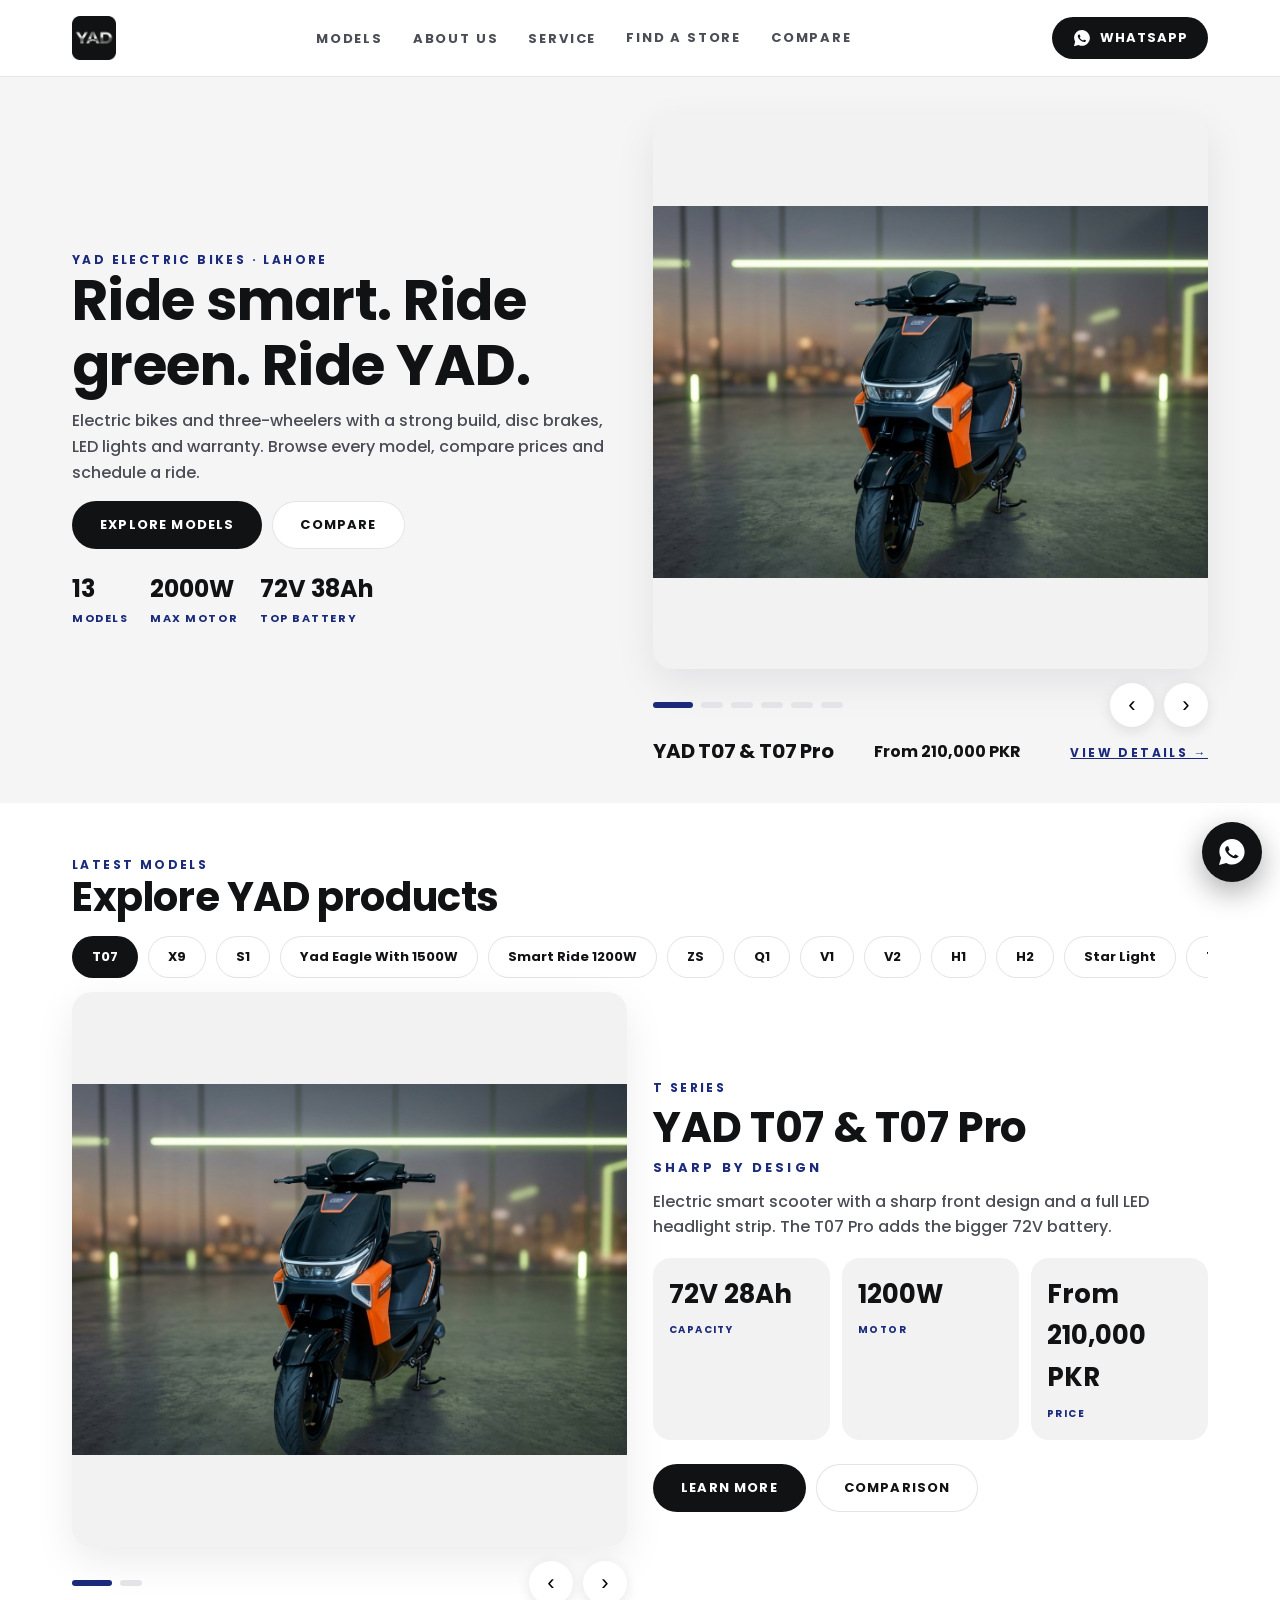
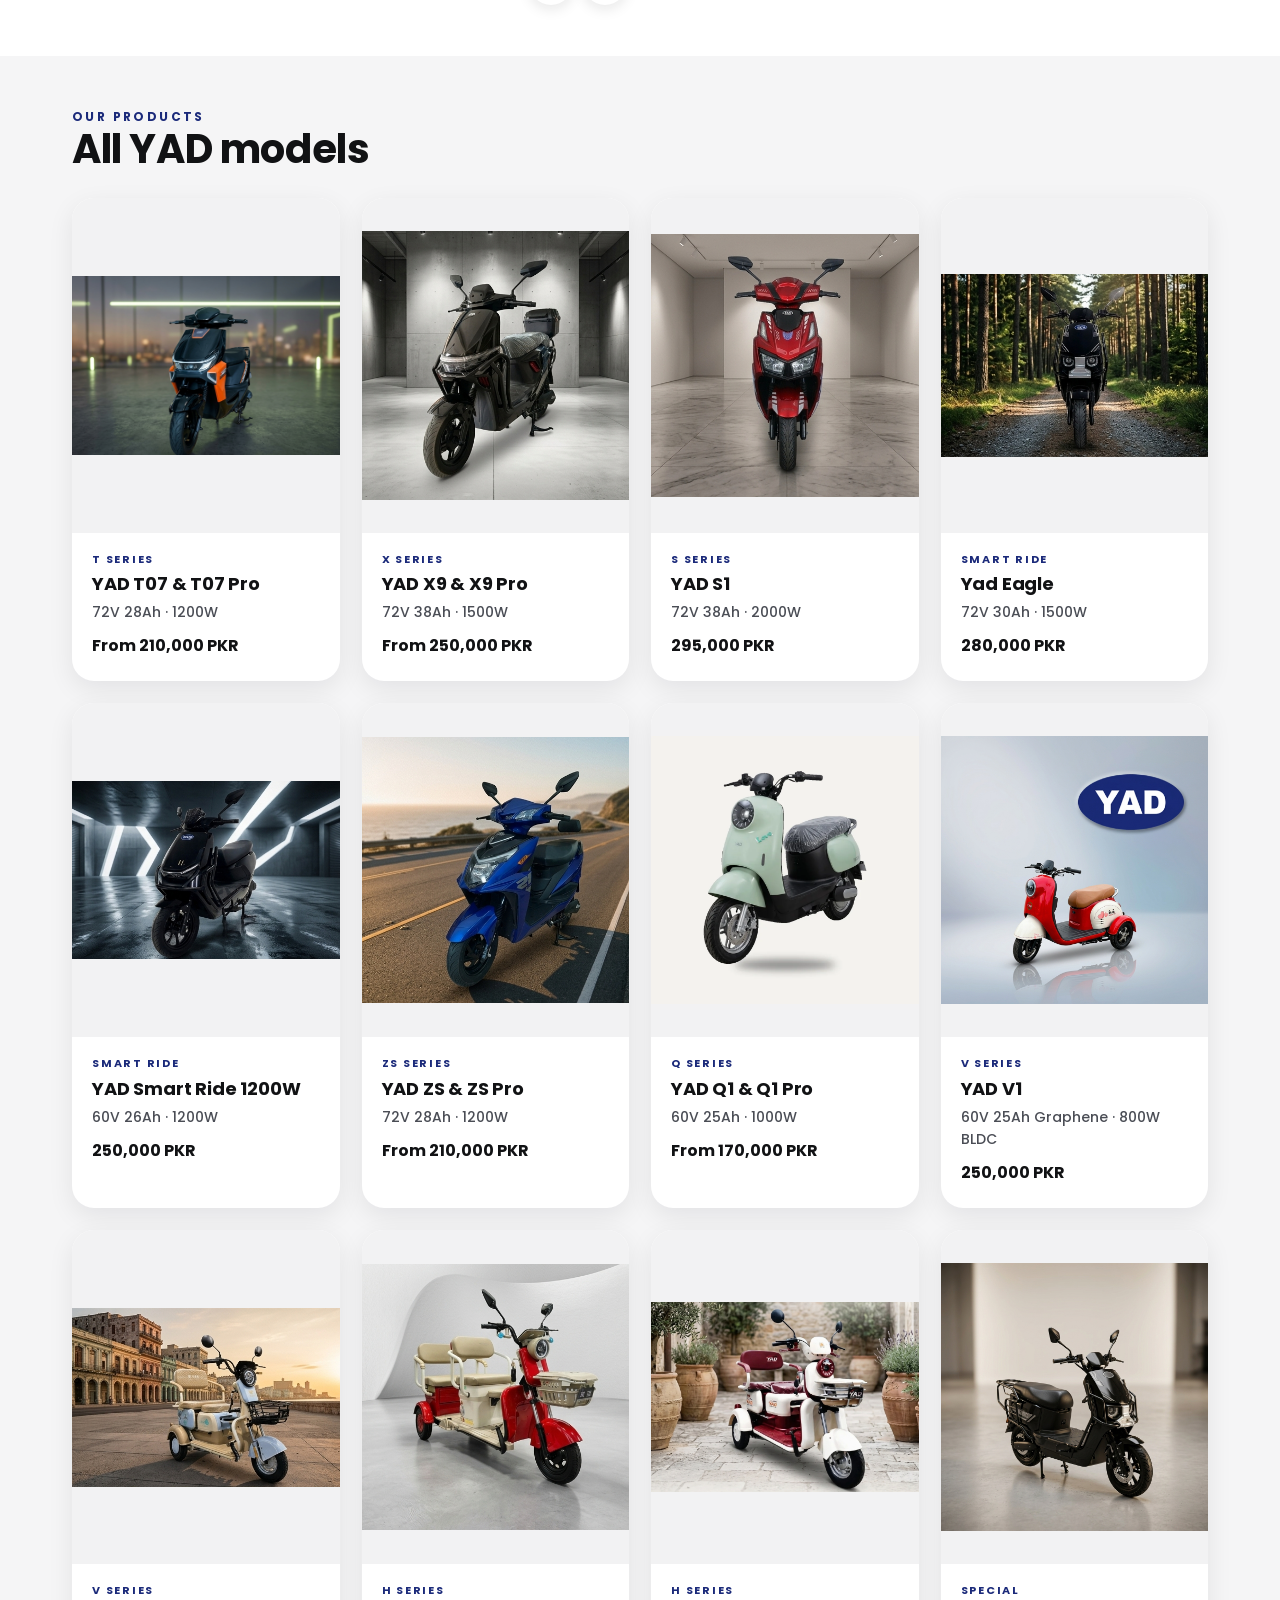
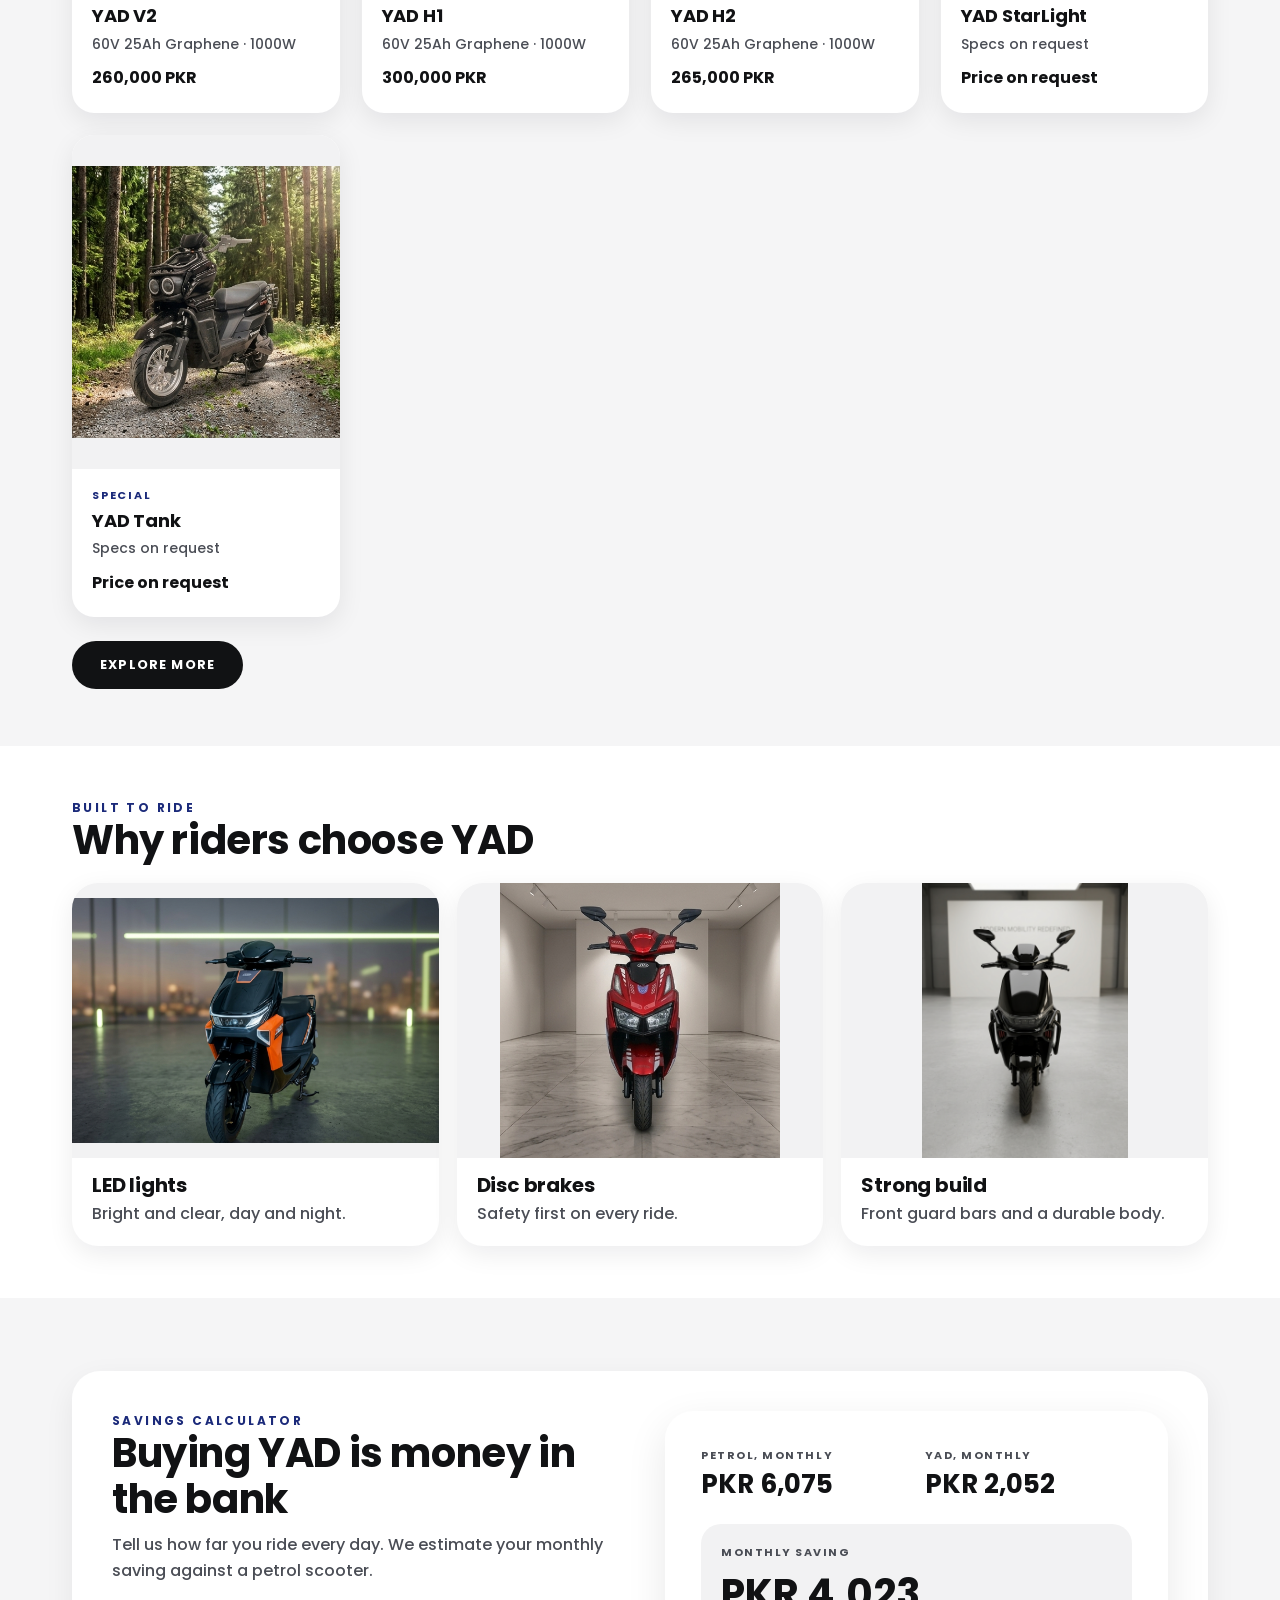
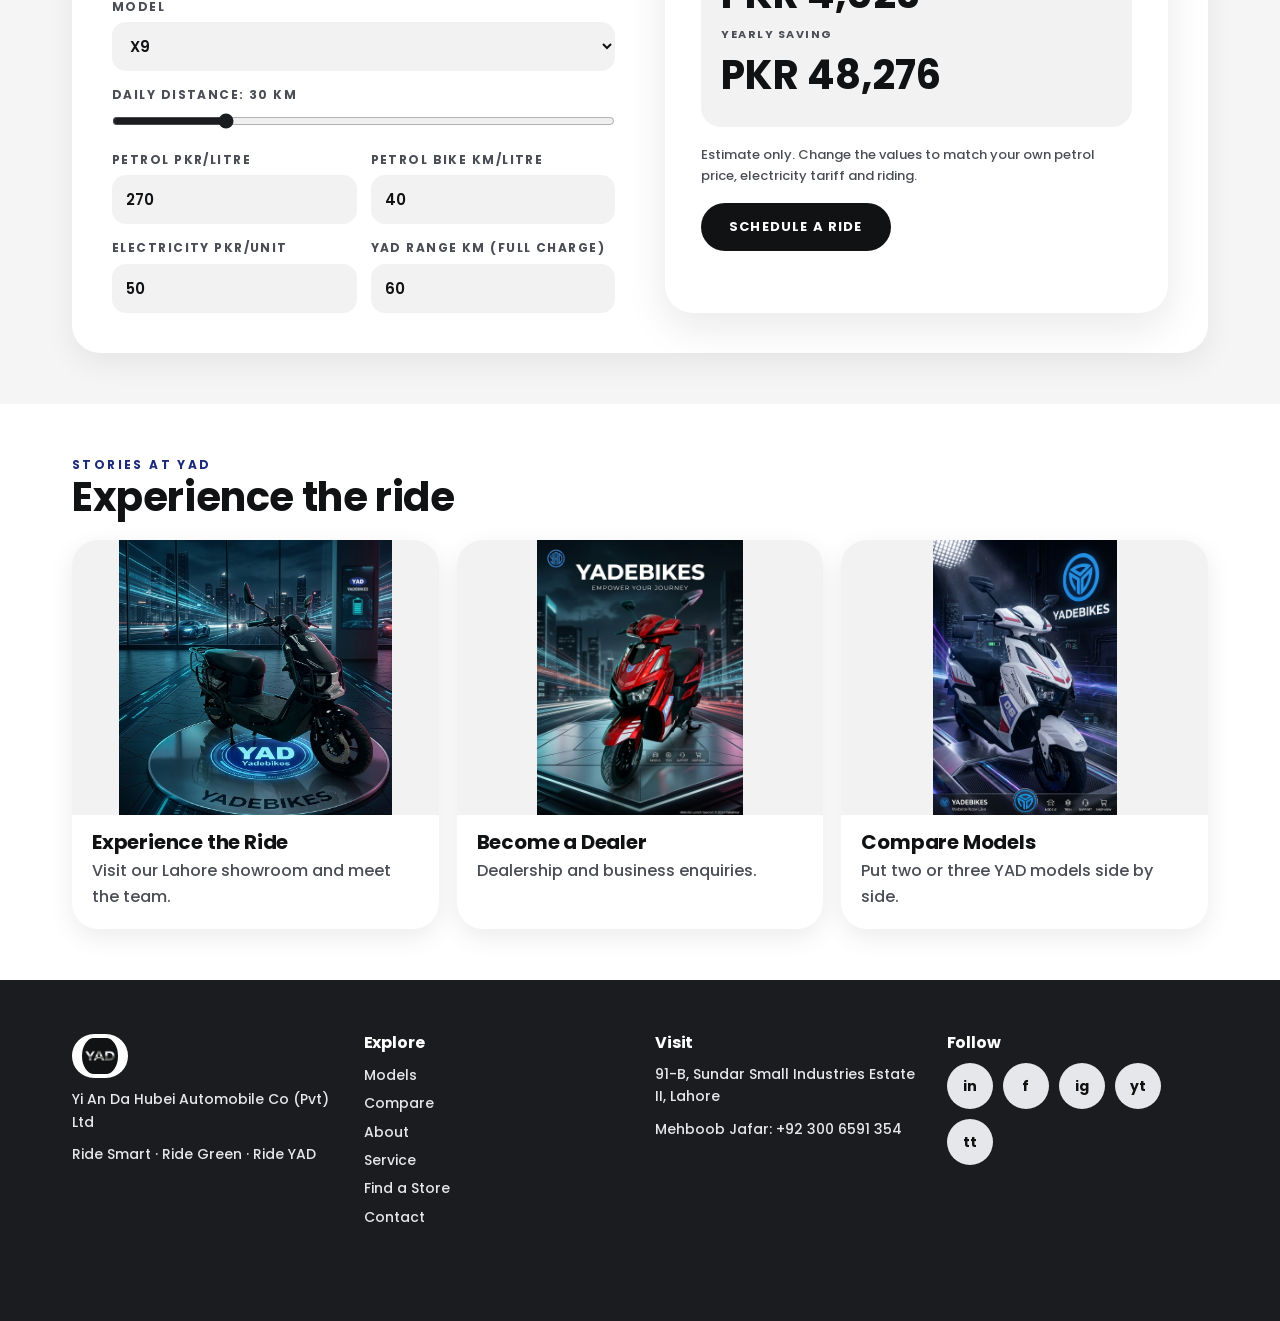
<file: index.html>
<!DOCTYPE html><html lang="en"><head><meta charset="utf-8"><meta name="viewport" content="width=device-width, initial-scale=1">
<title>YAD Electric Bikes | Electric Bikes & Three-Wheelers in Lahore, Pakistan</title><meta name="description" content="YAD Electric Vehicles, Lahore. Electric scooters and three-wheelers with disc brakes, LED lights and warranty. Explore models, compare prices and schedule a ride."><meta name="keywords" content="YAD electric scooter Pakistan, YAD Electric Vehicles Lahore, electric scooter price in Pakistan, electric bike Lahore, YAD T07, YAD X9, YAD S1, electric three wheeler Pakistan, graphene battery scooter, Yi An Da Hubei Automobile"><meta name="robots" content="index, follow, max-image-preview:large"><meta name="author" content="YAD Electric Vehicles"><link rel="canonical" href="https://www.yadebikes.com/">
<!-- DRAFT: Google Search Console verification. Replace the content value below with the code from Search Console (HTML tag method), then re-upload. -->
<meta name="google-site-verification" content="DRAFT-PASTE-YOUR-SEARCH-CONSOLE-VERIFICATION-CODE-HERE">
<meta property="og:type" content="website"><meta property="og:site_name" content="YAD Electric Bikes"><meta property="og:title" content="YAD Electric Bikes | Electric Bikes & Three-Wheelers in Lahore, Pakistan"><meta property="og:description" content="YAD Electric Bikes, Lahore. Electric scooters and three-wheelers with disc brakes, LED lights and warranty. Explore models, compare prices and schedule a ride."><meta property="og:url" content="https://www.yadelectricbikes.com.pk/"><meta property="og:image" content="https://www.yadelectricbikes.com.pk/images/p/t07a.webp"><meta property="og:locale" content="en_PK">
<meta name="twitter:card" content="summary_large_image"><meta name="twitter:title" content="YAD Electric Bikes | Electric Bikes & Three-Wheelers in Lahore, Pakistan"><meta name="twitter:description" content="YAD Electric Bikes, Lahore. Electric Bikes and three-wheelers with disc brakes, LED lights and warranty. Explore models, compare prices and schedule a ride."><meta name="twitter:image" content="https://www.yadebikes.com/images/p/t07a.webp">
<meta name="geo.region" content="PK-PB"><meta name="geo.placename" content="Lahore"><meta name="theme-color" content="#f4f4f5"><meta name="format-detection" content="telephone=no">
<link rel="icon" href="favicon.svg" type="image/svg+xml"><link rel="preconnect" href="https://fonts.googleapis.com"><link href="https://fonts.googleapis.com/css2?family=Poppins:wght@500;600;700&display=swap" rel="stylesheet"><link rel="stylesheet" href="css/style.css">
<script type="application/ld+json">{"@context": "https://schema.org", "@type": "Organization", "name": "YAD Electric Bikes", "legalName": "Yi An Da Hubei Automobile Co (Pvt) Ltd", "url": "https://www.yadelectricbikes.com.pk", "logo": "https://www.yadelectricbikes.com.pk/images/logo.svg", "telephone": "+92 300 6591 354", "address": {"@type": "PostalAddress", "streetAddress": "91-B, Sundar Small Industries Estate II", "addressLocality": "Lahore", "addressCountry": "PK"}}</script><script type="application/ld+json">{"@context":"https://schema.org","@type":"WebSite","name":"YAD Electric Bikes","url":"https://www.yadelectricbikes.com.pk"}</script></head><body data-page="home"><div id="hdr"></div><main><section class="hero2"><div class="wrap hgrid"><div class="htx"><div class="tag">YAD Electric Bikes · Lahore</div><h1>Ride smart. Ride green. Ride YAD.</h1><p>Electric bikes and three-wheelers with a strong build, disc brakes, LED lights and warranty. Browse every model, compare prices and schedule a ride.</p><a class="btn" href="shop.html">Explore models</a><a class="btn g" href="compare.html">Compare</a><div class="hstats"><div><b id="n1">13</b><span>Models</span></div><div><b>2000W</b><span>Max motor</span></div><div><b>72V 38Ah</b><span>Top battery</span></div></div></div>
<div class="hst"><div class="sl" id="hslide"></div><div class="cap"><h3 id="hname"></h3><b id="hprice"></b><a id="hlink" class="tag" href="shop.html">View details →</a></div></div></div></section>
<section class="sec expl"><div class="wrap"><div class="tag">Latest models</div><h2>Explore YAD products</h2><div class="tabs" id="tabs"></div><div class="xp" id="xp"></div></div></section>
<section class="sec alt"><div class="wrap"><div class="tag">Our products</div><h2>All YAD models</h2><div class="grid" id="ghome"></div><a class="btn" style="margin-top:24px" href="shop.html">Explore more</a></div></section>
<section class="sec"><div class="wrap"><div class="tag">Built to ride</div><h2>Why riders choose YAD</h2><div class="dtl"><a class="dc" href="product.html?id=yad-t07"><img loading="lazy" src="images/g/t07a.jpg" alt="LED lights"><div><h3>LED lights</h3><p>Bright and clear, day and night.</p></div></a><a class="dc" href="product.html?id=yad-s1"><img loading="lazy" src="images/g/s1a.jpg" alt="Disc brakes"><div><h3>Disc brakes</h3><p>Safety first on every ride.</p></div></a><a class="dc" href="product.html?id=yad-x9"><img loading="lazy" src="images/g/x9c.jpg" alt="Strong build"><div><h3>Strong build</h3><p>Front guard bars and a durable body.</p></div></a></div></div></section>
<section class="sec alt"><div class="wrap" id="calcbox"></div></section>
<section class="sec"><div class="wrap"><div class="tag">Stories at YAD</div><h2>Experience the ride</h2><div class="stories"><a class="st" href="find-store.html"><img loading="lazy" src="images/about/floor.jpg" alt="Showroom"><div><h3>Experience the Ride</h3><p>Visit our Lahore showroom and meet the team.</p></div></a><a class="st" href="contact.html?purpose=Dealership"><img loading="lazy" src="images/about/red.jpg" alt="Dealership"><div><h3>Become a Dealer</h3><p>Dealership and business enquiries.</p></div></a><a class="st" href="compare.html"><img loading="lazy" src="images/about/white.jpg" alt="Compare"><div><h3>Compare Models</h3><p>Put two or three YAD models side by side.</p></div></a></div></div></section>
</main><div id="ftr"></div><script src="js/data.js"></script><script src="js/app.js"></script></body></html>
</file>
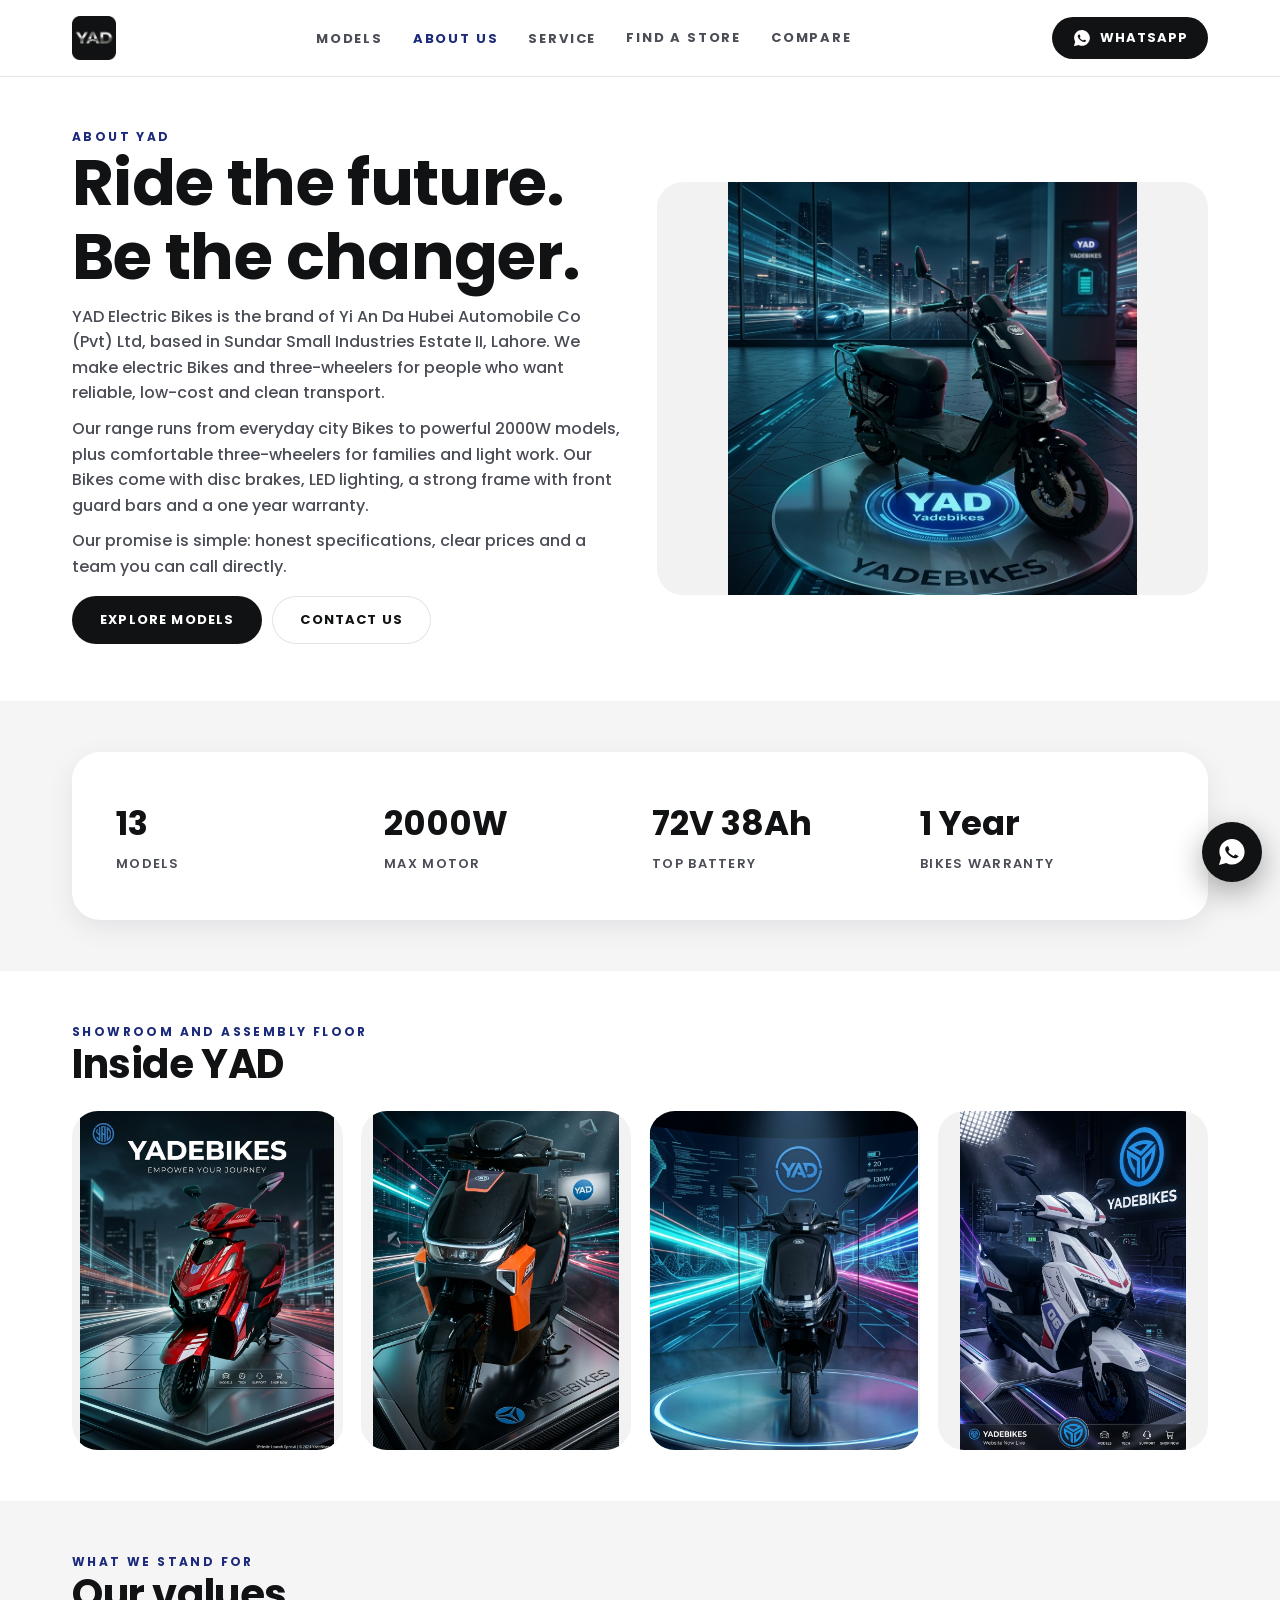
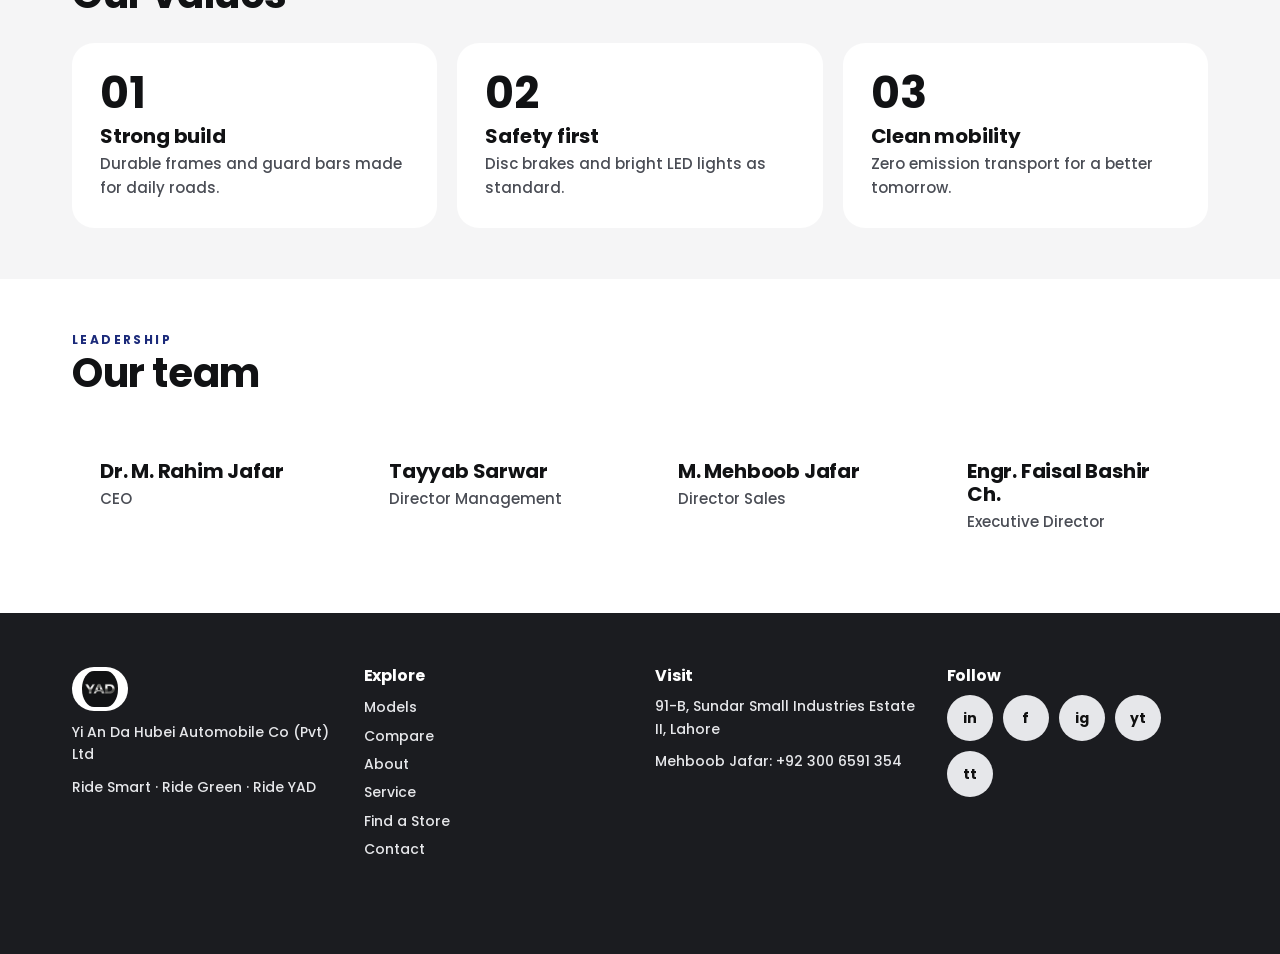
<file: about.html>
<!DOCTYPE html><html lang="en"><head><meta charset="utf-8"><meta name="viewport" content="width=device-width, initial-scale=1">
<title>About YAD Electric Bikes | Lahore, Pakistan</title><meta name="description" content="About YAD Electric Bikes, the brand of Yi An Da Hubei Automobile Co (Pvt) Ltd, Lahore. Electric Bikes and three-wheelers with a strong build."><meta name="keywords" content="YAD electric Bikes Pakistan, YAD Electric Bikes Lahore, electric Bikes price in Pakistan, electric bike Lahore, YAD T07, YAD X9, YAD S1, electric three wheeler Pakistan, graphene battery Bikes, Yi An Da Hubei Automobile"><meta name="robots" content="index, follow, max-image-preview:large"><meta name="author" content="YAD Electric Bikes"><link rel="canonical" href="https://www.yadelectricbikes.com.pk/about.html">
<!-- DRAFT: Google Search Console verification. Replace the content value below with the code from Search Console (HTML tag method), then re-upload. -->
<meta name="google-site-verification" content="DRAFT-PASTE-YOUR-SEARCH-CONSOLE-VERIFICATION-CODE-HERE">
<meta property="og:type" content="website"><meta property="og:site_name" content="YAD Electric Bikes"><meta property="og:title" content="About YAD Electric Bikes | Lahore, Pakistan"><meta property="og:description" content="About YAD Electric Bikes, the brand of Yi An Da Hubei Automobile Co (Pvt) Ltd, Lahore. Electric Bikes and three-wheelers with a strong build."><meta property="og:url" content="https://www.yadelectricbikes.com.pk/about.html"><meta property="og:image" content="https://www.yadelectricbikes.com.pk/images/p/t07a.webp"><meta property="og:locale" content="en_PK">
<meta name="twitter:card" content="summary_large_image"><meta name="twitter:title" content="About YAD Electric Bikes | Lahore, Pakistan"><meta name="twitter:description" content="About YAD Electric Bikes, the brand of Yi An Da Hubei Automobile Co (Pvt) Ltd, Lahore. Electric Bikes and three-wheelers with a strong build."><meta name="twitter:image" content="https://www.yadelectricbikes.com.pk/images/p/t07a.webp">
<meta name="geo.region" content="PK-PB"><meta name="geo.placename" content="Lahore"><meta name="theme-color" content="#f4f4f5"><meta name="format-detection" content="telephone=no">
<link rel="icon" href="favicon.svg" type="image/svg+xml"><link rel="preconnect" href="https://fonts.googleapis.com"><link href="https://fonts.googleapis.com/css2?family=Poppins:wght@500;600;700&display=swap" rel="stylesheet"><link rel="stylesheet" href="css/style.css">
<script type="application/ld+json">{"@context": "https://schema.org", "@type": "Organization", "name": "YAD Electric Bikes", "legalName": "Yi An Da Hubei Automobile Co (Pvt) Ltd", "url": "https://www.yadelectricbikes.com.pk", "logo": "https://www.yadelectricbikes.com.pk/images/logo.svg", "telephone": "+92 300 6591 354", "address": {"@type": "PostalAddress", "streetAddress": "91-B, Sundar Small Industries Estate II", "addressLocality": "Lahore", "addressCountry": "PK"}}</script></head><body data-page="about"><div id="hdr"></div><main><section class="sec"><div class="wrap split"><div><div class="tag">About YAD</div><h1 style="font-size:clamp(34px,5vw,64px)">Ride the future. Be the changer.</h1><p>YAD Electric Bikes is the brand of Yi An Da Hubei Automobile Co (Pvt) Ltd, based in Sundar Small Industries Estate II, Lahore. We make electric Bikes and three-wheelers for people who want reliable, low-cost and clean transport.</p><p>Our range runs from everyday city Bikes to powerful 2000W models, plus comfortable three-wheelers for families and light work. Our Bikes come with disc brakes, LED lighting, a strong frame with front guard bars and a one year warranty.</p><p>Our promise is simple: honest specifications, clear prices and a team you can call directly.</p><a class="btn" href="shop.html">Explore models</a><a class="btn g" href="contact.html">Contact us</a></div><div class="ph"><img src="images/about/floor.jpg" alt="YAD assembly floor"></div></div></section>
<section class="sec alt"><div class="wrap"><div class="band"><div><b>13</b><span>Models</span></div><div><b>2000W</b><span>Max motor</span></div><div><b>72V 38Ah</b><span>Top battery</span></div><div><b>1 Year</b><span>Bikes warranty</span></div></div></div></section>
<section class="sec"><div class="wrap"><div class="tag">Showroom and assembly floor</div><h2>Inside YAD</h2><div class="gal4"><div class="ph"><img loading="lazy" src="images/about/red.jpg" alt="YAD S1"></div><div class="ph"><img loading="lazy" src="images/about/orange.jpg" alt="YAD T07"></div><div class="ph"><img loading="lazy" src="images/about/cargo.jpg" alt="YAD showroom"></div><div class="ph"><img loading="lazy" src="images/about/white.jpg" alt="YAD S1 Sport"></div></div></div></section>
<section class="sec alt"><div class="wrap"><div class="tag">What we stand for</div><h2>Our values</h2><div class="feat"><div><b>01</b><h3>Strong build</h3><p>Durable frames and guard bars made for daily roads.</p></div><div><b>02</b><h3>Safety first</h3><p>Disc brakes and bright LED lights as standard.</p></div><div><b>03</b><h3>Clean mobility</h3><p>Zero emission transport for a better tomorrow.</p></div></div></div></section>
<section class="sec"><div class="wrap"><div class="tag">Leadership</div><h2>Our team</h2><div class="feat"><div><h3>Dr. M. Rahim Jafar</h3><p>CEO</p></div><div><h3>Tayyab Sarwar </h3><p>Director Management</p></div><div><h3>M. Mehboob Jafar</h3><p>Director Sales</p></div><div><h3>Engr. Faisal Bashir Ch.</h3><p>Executive Director</p></div></div></div></section></main><div id="ftr"></div><script src="js/data.js"></script><script src="js/app.js"></script></body></html>
</file>
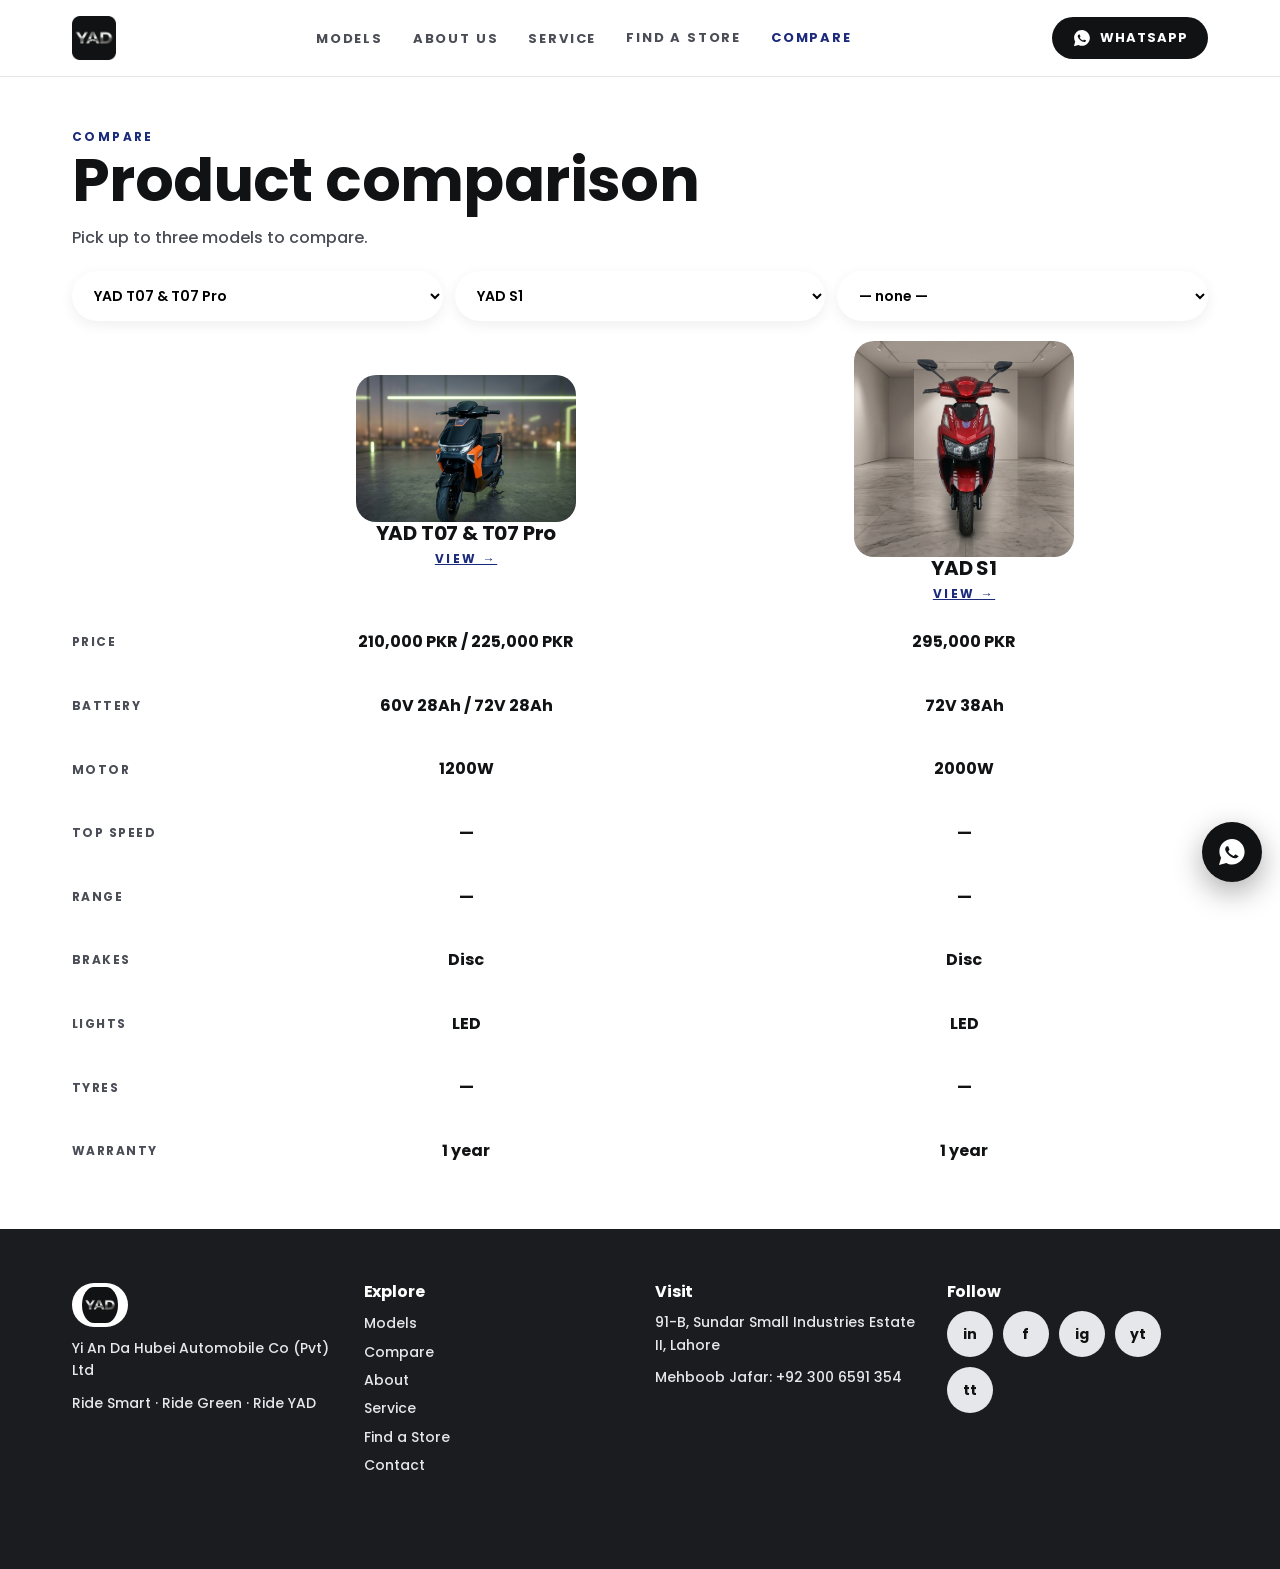
<file: compare.html>
<!DOCTYPE html><html lang="en"><head><meta charset="utf-8"><meta name="viewport" content="width=device-width, initial-scale=1">
<title>Compare YAD Models | Specs & Prices</title><meta name="description" content="Compare YAD electric Bikes and three-wheelers side by side: price, battery, motor, speed, range and warranty."><meta name="keywords" content="YAD electric bike Pakistan, YAD Electric Bikes Lahore, electric bike price in Pakistan, electric bike Lahore, YAD T07, YAD X9, YAD S1, electric three wheeler Pakistan, graphene battery bike, Yi An Da Hubei Automobile"><meta name="robots" content="index, follow, max-image-preview:large"><meta name="author" content="YAD Electric Bikes"><link rel="canonical" href="https://www.yadelectricbikes.com.pk/compare.html">
<!-- DRAFT: Google Search Console verification. Replace the content value below with the code from Search Console (HTML tag method), then re-upload. -->
<meta name="google-site-verification" content="DRAFT-PASTE-YOUR-SEARCH-CONSOLE-VERIFICATION-CODE-HERE">
<meta property="og:type" content="website"><meta property="og:site_name" content="YAD Electric Bikes"><meta property="og:title" content="Compare YAD Models | Specs & Prices"><meta property="og:description" content="Compare YAD electric Bikes and three-wheelers side by side: price, battery, motor, speed, range and warranty."><meta property="og:url" content="https://www.yadelectricbikes.com.pk/compare.html"><meta property="og:image" content="https://www.yadelectricbikes.com.pk/images/p/t07a.webp"><meta property="og:locale" content="en_PK">
<meta name="twitter:card" content="summary_large_image"><meta name="twitter:title" content="Compare YAD Models | Specs & Prices"><meta name="twitter:description" content="Compare YAD electric Bikes and three-wheelers side by side: price, battery, motor, speed, range and warranty."><meta name="twitter:image" content="https://www.yadelectricbikes.com.pk/images/p/t07a.webp">
<meta name="geo.region" content="PK-PB"><meta name="geo.placename" content="Lahore"><meta name="theme-color" content="#f4f4f5"><meta name="format-detection" content="telephone=no">
<link rel="icon" href="favicon.svg" type="image/svg+xml"><link rel="preconnect" href="https://fonts.googleapis.com"><link href="https://fonts.googleapis.com/css2?family=Poppins:wght@500;600;700&display=swap" rel="stylesheet"><link rel="stylesheet" href="css/style.css">
<script type="application/ld+json">{"@context": "https://schema.org", "@type": "Organization", "name": "YAD Electric Bikes", "legalName": "Yi An Da Hubei Automobile Co (Pvt) Ltd", "url": "https://www.yadelectricbikes.com.pk", "logo": "https://www.yadelectricbikes.com.pk/images/logo.svg", "telephone": "+92 300 6591 354", "address": {"@type": "PostalAddress", "streetAddress": "91-B, Sundar Small Industries Estate II", "addressLocality": "Lahore", "addressCountry": "PK"}}</script></head><body data-page="compare"><div id="hdr"></div><main><section class="sec"><div class="wrap"><div class="tag">Compare</div><h1 style="font-size:clamp(34px,5vw,60px)">Product comparison</h1><p>Pick up to three models to compare.</p><div id="csel"></div><div id="ctab"></div></div></section></main><div id="ftr"></div><script src="js/data.js"></script><script src="js/app.js"></script></body></html>
</file>
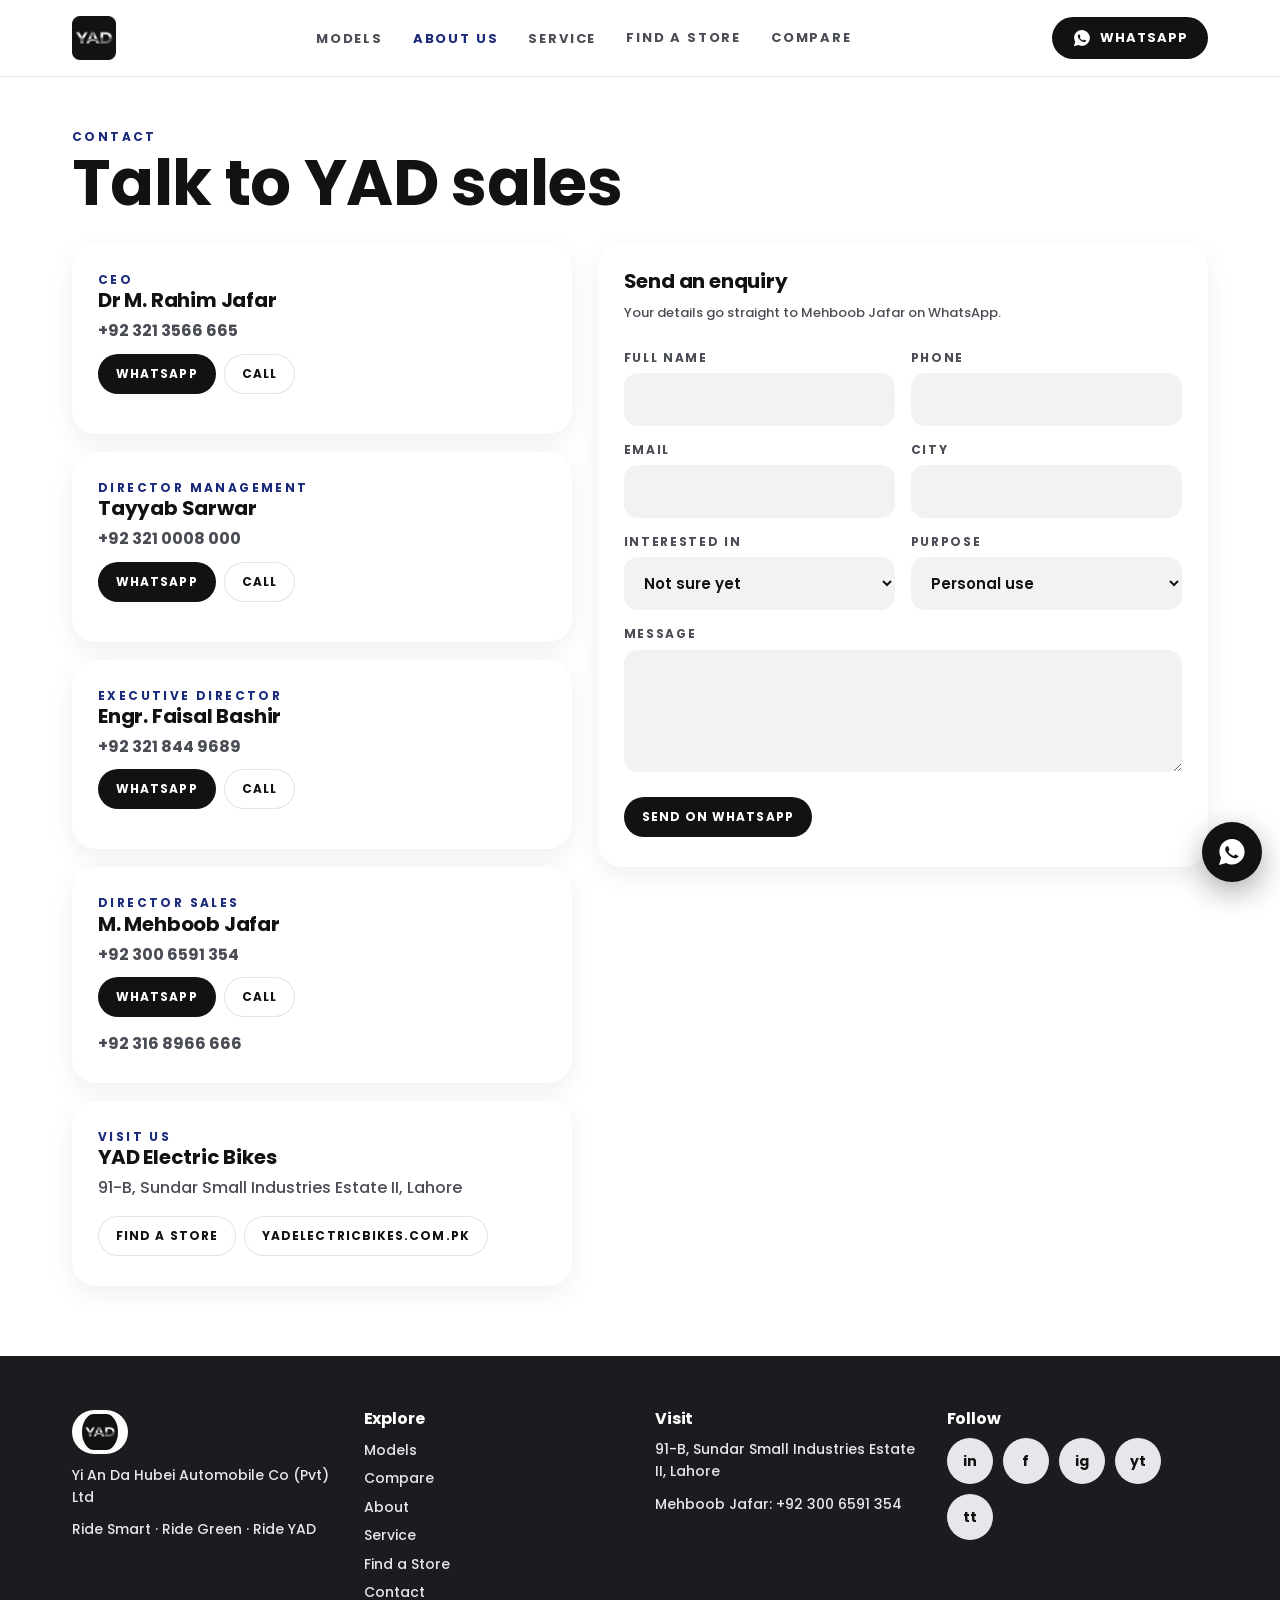
<file: contact.html>
<!DOCTYPE html><html lang="en"><head><meta charset="utf-8"><meta name="viewport" content="width=device-width, initial-scale=1">
<title>Contact YAD Sales | Lahore</title><meta name="description" content="Contact YAD Electric Bikes sales in Lahore. Call or WhatsApp Mehboob Jafar, or send an enquiry."><meta name="keywords" content="YAD electric Bikes Pakistan, YAD Electric Bikes Lahore, electric Bikes price in Pakistan, electric bike Lahore, YAD T07, YAD X9, YAD S1, electric three wheeler Pakistan, graphene battery Bikes, Yi An Da Hubei Automobile"><meta name="robots" content="index, follow, max-image-preview:large"><meta name="author" content="YAD Electric Bikes"><link rel="canonical" href="https://www.yadelectricbikes.com.pk/contact.html">
<!-- DRAFT: Google Search Console verification. Replace the content value below with the code from Search Console (HTML tag method), then re-upload. -->
<meta name="google-site-verification" content="DRAFT-PASTE-YOUR-SEARCH-CONSOLE-VERIFICATION-CODE-HERE">
<meta property="og:type" content="website"><meta property="og:site_name" content="YAD Electric Bikes"><meta property="og:title" content="Contact YAD Sales | Lahore"><meta property="og:description" content="Contact YAD Electric Bikes sales in Lahore. Call or WhatsApp Mehboob Jafar, or send an enquiry."><meta property="og:url" content="https://www.yadelectricbikes.com.pk/contact.html"><meta property="og:image" content="https://www.yadelectricbikes.com.pk/images/p/t07a.webp"><meta property="og:locale" content="en_PK">
<meta name="twitter:card" content="summary_large_image"><meta name="twitter:title" content="Contact YAD Sales | Lahore"><meta name="twitter:description" content="Contact YAD Electric Bikes sales in Lahore. Call or WhatsApp Mehboob Jafar, or send an enquiry."><meta name="twitter:image" content="https://www.yadelectricbikes.com.pk/images/p/t07a.webp">
<meta name="geo.region" content="PK-PB"><meta name="geo.placename" content="Lahore"><meta name="theme-color" content="#f4f4f5"><meta name="format-detection" content="telephone=no">
<link rel="icon" href="favicon.svg" type="image/svg+xml"><link rel="preconnect" href="https://fonts.googleapis.com"><link href="https://fonts.googleapis.com/css2?family=Poppins:wght@500;600;700&display=swap" rel="stylesheet"><link rel="stylesheet" href="css/style.css">
<script type="application/ld+json">{"@context": "https://schema.org", "@type": "Organization", "name": "YAD Electric Bikes", "legalName": "Yi An Da Hubei Automobile Co (Pvt) Ltd", "url": "https://www.yadelectricbikes.com.pk", "logo": "https://www.yadelectricbikes.com.pk/images/logo.svg", "telephone": "+92 300 6591 354", "address": {"@type": "PostalAddress", "streetAddress": "91-B, Sundar Small Industries Estate II", "addressLocality": "Lahore", "addressCountry": "PK"}}</script></head><body data-page="contact"><div id="hdr"></div><main><section class="sec"><div class="wrap"><div class="tag">Contact</div><h1 style="font-size:clamp(34px,5vw,64px)">Talk to YAD sales</h1><div class="two" style="margin-top:24px"><div>
<div class="card"><div class="tag">CEO</div><h3>Dr M. Rahim Jafar</h3><p style="margin:6px 0"><b>+92 321 3566 665</b></p><a class="btn" target="_blank" rel="noopener" href="https://wa.me/+923213566665?text=Assalam%20o%20Alaikum%20YAD">WhatsApp</a><a class="btn g" href="tel:+923213566665">Call</a><p style="margin:10px 0 0"><b></b></p></div>
<div class="card"><div class="tag">Director Management</div><h3>Tayyab Sarwar</h3><p style="margin:6px 0"><b>+92 321 0008 000</b></p><a class="btn" target="_blank" rel="noopener" href="https://wa.me/+923210008000?text=Assalam%20o%20Alaikum%20YAD">WhatsApp</a><a class="btn g" href="tel:+923210008000">Call</a><p style="margin:10px 0 0"><b></b></p></div>
<div class="card"><div class="tag">Executive Director</div><h3>Engr. Faisal Bashir </h3><p style="margin:6px 0"><b>+92 321 844 9689</b></p><a class="btn" target="_blank" rel="noopener" href="https://wa.me/+923218449689?text=Assalam%20o%20Alaikum%20YAD">WhatsApp</a><a class="btn g" href="tel:+923218449689">Call</a><p style="margin:10px 0 0"><b></b></p></div>
<div class="card"><div class="tag">Director Sales</div><h3>M. Mehboob Jafar</h3><p style="margin:6px 0"><b>+92 300 6591 354</b></p><a class="btn" target="_blank" rel="noopener" href="https://wa.me/923006591354?text=Assalam%20o%20Alaikum%20YAD">WhatsApp</a><a class="btn g" href="tel:+923006591354">Call</a><p style="margin:10px 0 0"><b>+92 316 8966 666</b></p></div>
<div class="card"><div class="tag">Visit us</div><h3>YAD Electric Bikes</h3><p style="margin:6px 0 12px">91-B, Sundar Small Industries Estate II, Lahore</p><a class="btn g" href="find-store.html">Find a store</a><a class="btn g" href="https://www.yadelectricbikes.com.pk">yadelectricbikes.com.pk</a></div></div>
<form class="card fm" id="contactForm"><h3>Send an enquiry</h3><p class="note">Your details go straight to Mehboob Jafar on WhatsApp.</p><div class="row"><div><label>Full name</label><input name="name" required></div><div><label>Phone</label><input name="phone" inputmode="tel" required></div></div><div class="row"><div><label>Email</label><input name="email" type="email"></div><div><label>City</label><input name="city"></div></div><div class="row"><div><label>Interested in</label><select name="model" id="model"></select></div><div><label>Purpose</label><select name="purpose" id="purpose"><option>Personal use</option><option>Delivery / business</option><option>Dealership</option><option>Test ride</option></select></div></div><label>Message</label><textarea name="message" rows="4"></textarea><button class="btn" style="margin-top:18px" type="submit">Send on WhatsApp</button></form></div></div></section></main><div id="ftr"></div><script src="js/data.js"></script><script src="js/app.js"></script></body></html>
</file>
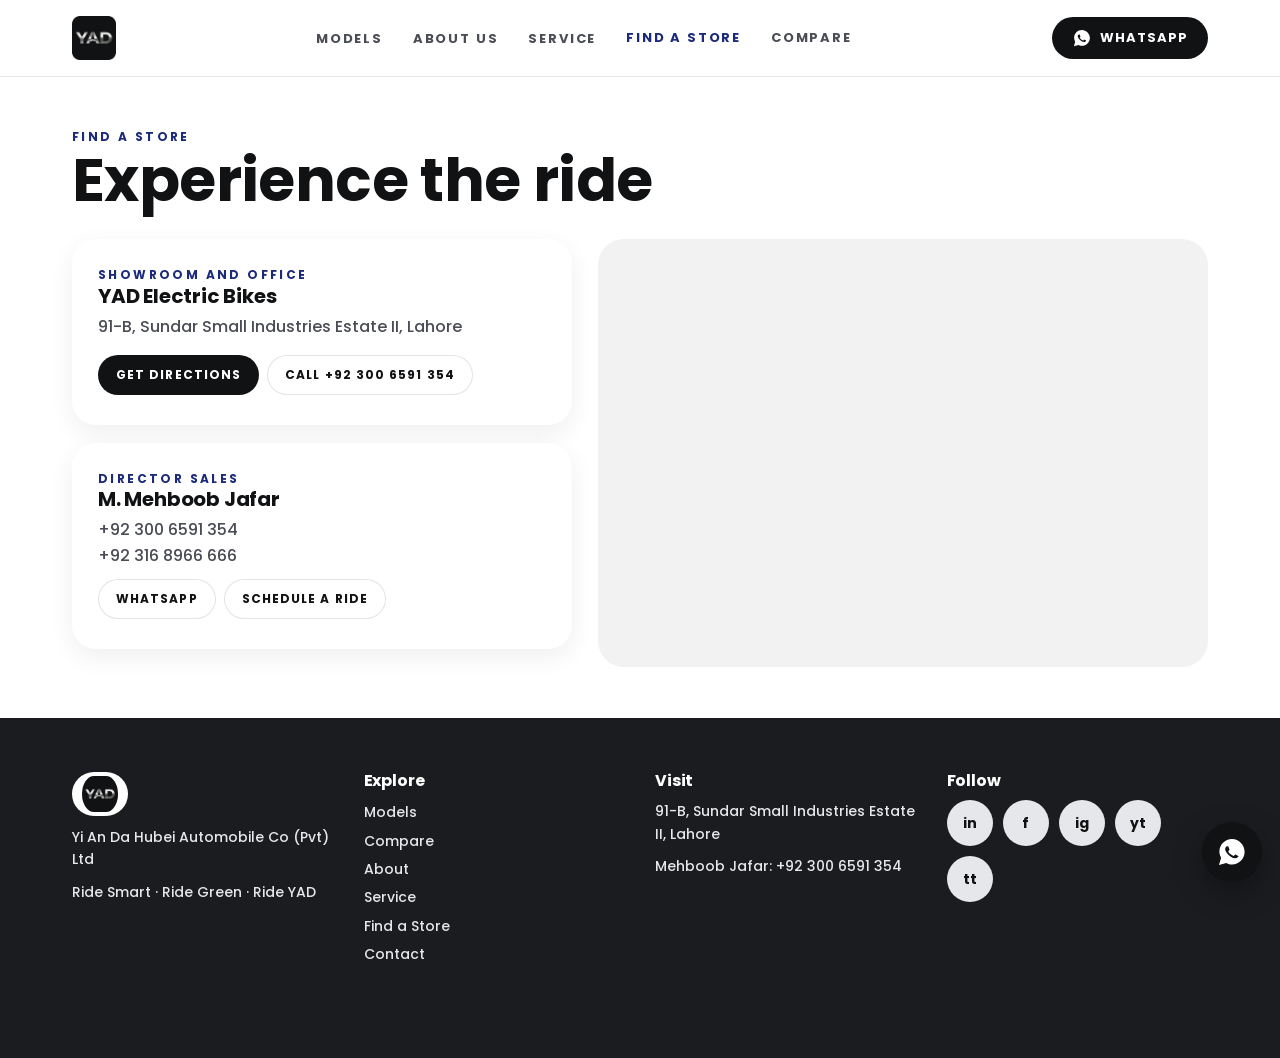
<file: find-store.html>
<!DOCTYPE html><html lang="en"><head><meta charset="utf-8"><meta name="viewport" content="width=device-width, initial-scale=1">
<title>Find a Store | YAD Electric Bikes Lahore</title><meta name="description" content="Find the YAD Electric Bikes showroom in Sundar Small Industries Estate II, Lahore. Address, phone numbers and map."><meta name="keywords" content="YAD electric Bikes Pakistan, YAD Electric Bikes Lahore, electric Bikes price in Pakistan, electric bike Lahore, YAD T07, YAD X9, YAD S1, electric three wheeler Pakistan, graphene battery Bikes, Yi An Da Hubei Automobile"><meta name="robots" content="index, follow, max-image-preview:large"><meta name="author" content="YAD Electric Bikes"><link rel="canonical" href="https://www.yadelectricbikes.com.pk/find-store.html">
<!-- DRAFT: Google Search Console verification. Replace the content value below with the code from Search Console (HTML tag method), then re-upload. -->
<meta name="google-site-verification" content="DRAFT-PASTE-YOUR-SEARCH-CONSOLE-VERIFICATION-CODE-HERE">
<meta property="og:type" content="website"><meta property="og:site_name" content="YAD Electric Bikes"><meta property="og:title" content="Find a Store | YAD Electric Bikes Lahore"><meta property="og:description" content="Find the YAD Electric Bikes showroom in Sundar Small Industries Estate II, Lahore. Address, phone numbers and map."><meta property="og:url" content="https://www.yadelectricbikes.com.pk/find-store.html"><meta property="og:image" content="https://www.yadelectricbikes.com.pk/images/p/t07a.webp"><meta property="og:locale" content="en_PK">
<meta name="twitter:card" content="summary_large_image"><meta name="twitter:title" content="Find a Store | YAD Electric Bikes Lahore"><meta name="twitter:description" content="Find the YAD Electric Bikes showroom in Sundar Small Industries Estate II, Lahore. Address, phone numbers and map."><meta name="twitter:image" content="https://www.yadelectricbikes.com.pk/images/p/t07a.webp">
<meta name="geo.region" content="PK-PB"><meta name="geo.placename" content="Lahore"><meta name="theme-color" content="#f4f4f5"><meta name="format-detection" content="telephone=no">
<link rel="icon" href="favicon.svg" type="image/svg+xml"><link rel="preconnect" href="https://fonts.googleapis.com"><link href="https://fonts.googleapis.com/css2?family=Poppins:wght@500;600;700&display=swap" rel="stylesheet"><link rel="stylesheet" href="css/style.css">
<script type="application/ld+json">{"@context": "https://schema.org", "@type": "Organization", "name": "YAD Electric Bikes", "legalName": "Yi An Da Hubei Automobile Co (Pvt) Ltd", "url": "https://www.yadelectricbikes.com.pk", "logo": "https://www.yadelectricbikes.com.pk/images/logo.svg", "telephone": "+92 300 6591 354", "address": {"@type": "PostalAddress", "streetAddress": "91-B, Sundar Small Industries Estate II", "addressLocality": "Lahore", "addressCountry": "PK"}}</script></head><body data-page="store"><div id="hdr"></div><main><section class="sec"><div class="wrap"><div class="tag">Find a store</div><h1 style="font-size:clamp(34px,5vw,60px)">Experience the ride</h1><div class="two" style="margin-top:24px"><div><div class="card"><div class="tag">Showroom and office</div><h3>YAD Electric Bikes</h3><p style="margin:6px 0 12px">91-B, Sundar Small Industries Estate II, Lahore</p><a class="btn" target="_blank" rel="noopener" href="https://www.google.com/maps/search/?api=1&query=91-B+Sundar+Small+Industries+Estate+II+Lahore">Get directions</a><a class="btn g" href="tel:+923006591354">Call +92 300 6591 354</a></div><div class="card"><div class="tag">Director Sales</div><h3>M. Mehboob Jafar</h3><p style="margin:6px 0">+92 300 6591 354<br>+92 316 8966 666</p><a class="btn g" target="_blank" rel="noopener" href="https://wa.me/923006591354?text=Assalam%20o%20Alaikum%20YAD">WhatsApp</a><a class="btn g" href="contact.html">Schedule a ride</a></div></div><div class="ph" style="aspect-ratio:auto;min-height:340px;height:100%"><iframe title="Map" style="width:100%;height:100%;min-height:340px;border:0" loading="lazy" src="https://www.google.com/maps?q=91-B+Sundar+Small+Industries+Estate+II+Lahore&output=embed"></iframe></div></div></div></section></main><div id="ftr"></div><script src="js/data.js"></script><script src="js/app.js"></script></body></html>
</file>
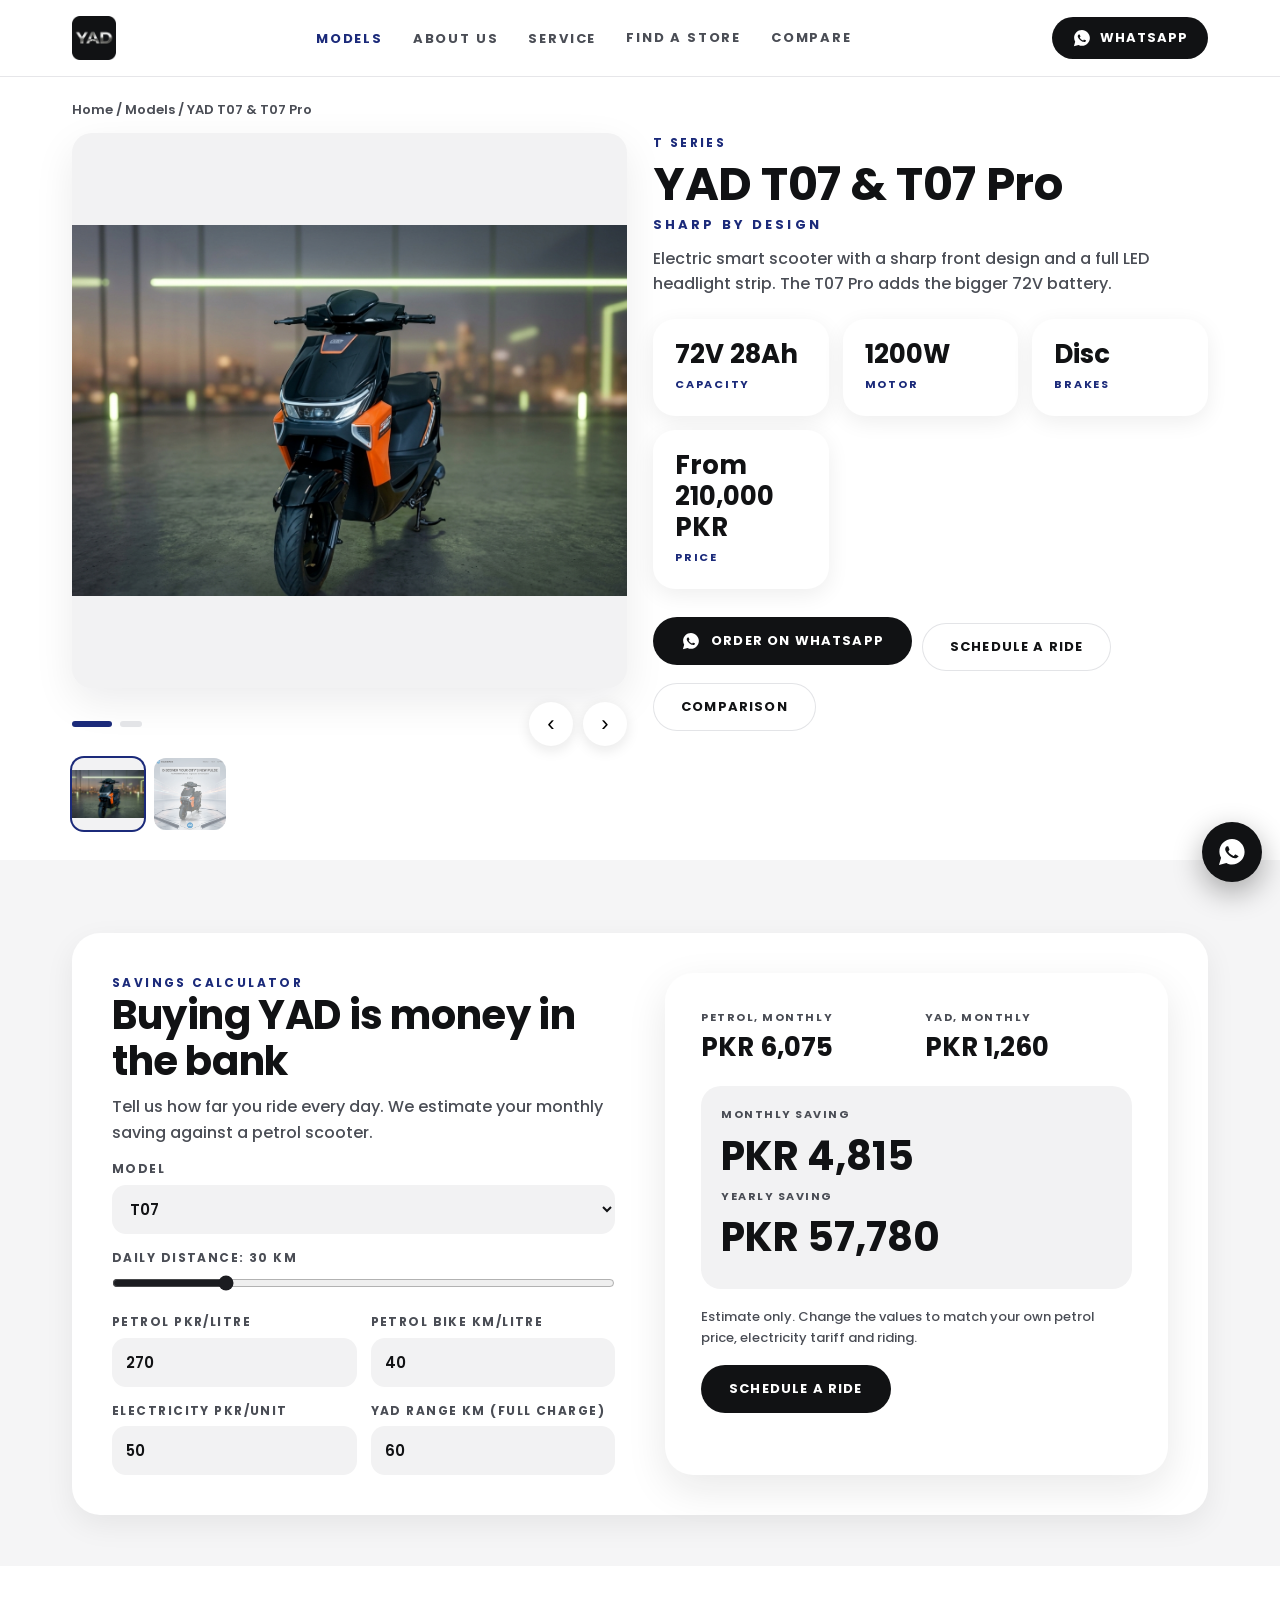
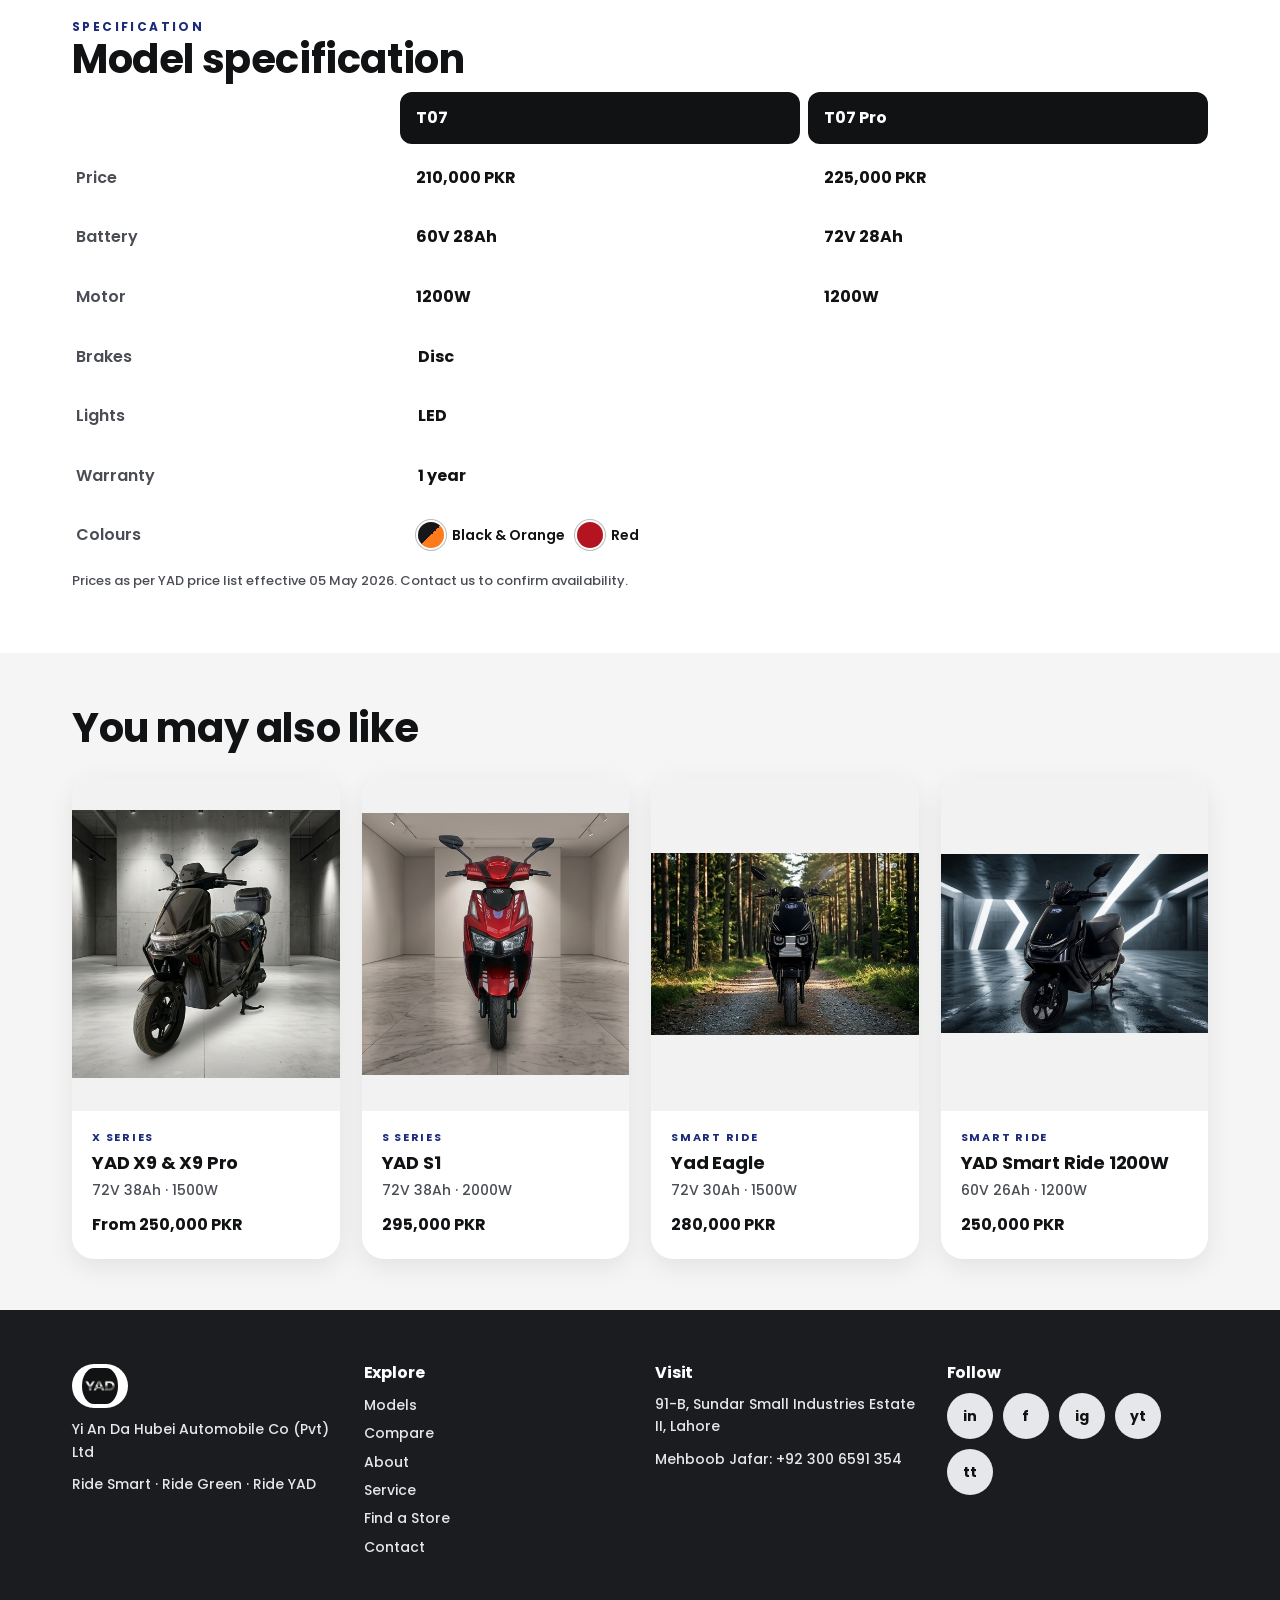
<file: product.html>
<!DOCTYPE html><html lang="en"><head><meta charset="utf-8"><meta name="viewport" content="width=device-width, initial-scale=1">
<title>YAD Electric Bikes | Model Details</title><meta name="description" content="YAD electric Bikes specifications, price, colours and savings calculator."><meta name="keywords" content="YAD electric Bikes Pakistan, YAD Electric Bikes Lahore, electric Bikes price in Pakistan, electric bike Lahore, YAD T07, YAD X9, YAD S1, electric three wheeler Pakistan, graphene battery Bikes, Yi An Da Hubei Automobile"><meta name="robots" content="index, follow, max-image-preview:large"><meta name="author" content="YAD Electric Bikes"><link rel="canonical" href="https://www.yadelectricbikes.com.pk/product.html">
<!-- DRAFT: Google Search Console verification. Replace the content value below with the code from Search Console (HTML tag method), then re-upload. -->
<meta name="google-site-verification" content="DRAFT-PASTE-YOUR-SEARCH-CONSOLE-VERIFICATION-CODE-HERE">
<meta property="og:type" content="website"><meta property="og:site_name" content="YAD Electric Bikes"><meta property="og:title" content="YAD Electric Bikes | Model Details"><meta property="og:description" content="YAD electric Bikes specifications, price, colours and savings calculator."><meta property="og:url" content="https://www.yadelectricbikes.com.pk/product.html"><meta property="og:image" content="https://www.yadelectricbikes.com.pk/images/p/t07a.webp"><meta property="og:locale" content="en_PK">
<meta name="twitter:card" content="summary_large_image"><meta name="twitter:title" content="YAD Electric Bikes | Model Details"><meta name="twitter:description" content="YAD electric Bikes specifications, price, colours and savings calculator."><meta name="twitter:image" content="https://www.yadelectricbikes.com.pk/images/p/t07a.webp">
<meta name="geo.region" content="PK-PB"><meta name="geo.placename" content="Lahore"><meta name="theme-color" content="#f4f4f5"><meta name="format-detection" content="telephone=no">
<link rel="icon" href="favicon.svg" type="image/svg+xml"><link rel="preconnect" href="https://fonts.googleapis.com"><link href="https://fonts.googleapis.com/css2?family=Poppins:wght@500;600;700&display=swap" rel="stylesheet"><link rel="stylesheet" href="css/style.css">
<script type="application/ld+json">{"@context": "https://schema.org", "@type": "Organization", "name": "YAD Electric Bikes", "legalName": "Yi An Da Hubei Automobile Co (Pvt) Ltd", "url": "https://www.yadelectricbikes.com.pk", "logo": "https://www.yadelectricbikes.com.pk/images/logo.svg", "telephone": "+92 300 6591 354", "address": {"@type": "PostalAddress", "streetAddress": "91-B, Sundar Small Industries Estate II", "addressLocality": "Lahore", "addressCountry": "PK"}}</script></head><body data-page="product"><div id="hdr"></div><main><div id="pbox"></div></main><div id="ftr"></div><script src="js/data.js"></script><script src="js/app.js"></script></body></html>
</file>
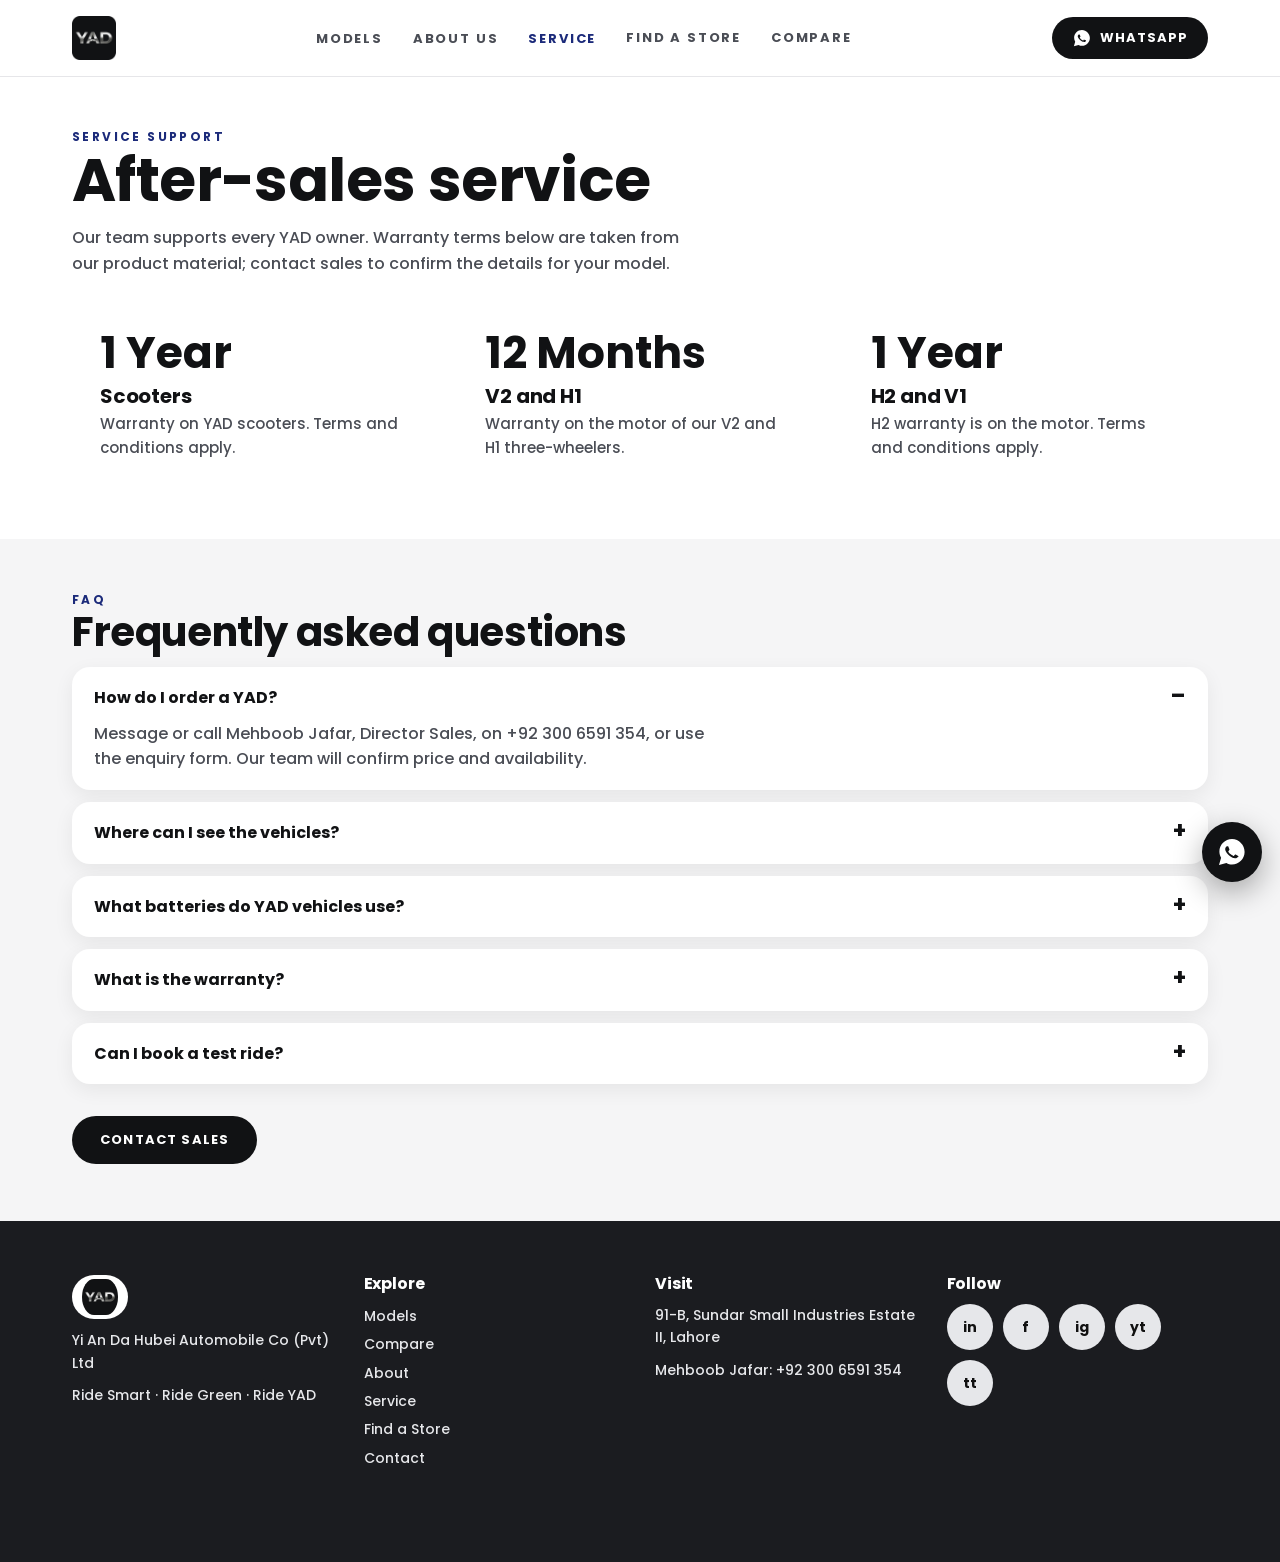
<file: service.html>
<!DOCTYPE html><html lang="en"><head><meta charset="utf-8"><meta name="viewport" content="width=device-width, initial-scale=1">
<title>Service & Warranty | YAD Electric Vehicles</title><meta name="description" content="YAD after-sales service, warranty information and frequently asked questions."><meta name="keywords" content="YAD electric scooter Pakistan, YAD Electric Vehicles Lahore, electric scooter price in Pakistan, electric bike Lahore, YAD T07, YAD X9, YAD S1, electric three wheeler Pakistan, graphene battery scooter, Yi An Da Hubei Automobile"><meta name="robots" content="index, follow, max-image-preview:large"><meta name="author" content="YAD Electric Vehicles"><link rel="canonical" href="https://www.yadebikes.com/service.html">
<!-- DRAFT: Google Search Console verification. Replace the content value below with the code from Search Console (HTML tag method), then re-upload. -->
<meta name="google-site-verification" content="DRAFT-PASTE-YOUR-SEARCH-CONSOLE-VERIFICATION-CODE-HERE">
<meta property="og:type" content="website"><meta property="og:site_name" content="YAD Electric Vehicles"><meta property="og:title" content="Service & Warranty | YAD Electric Vehicles"><meta property="og:description" content="YAD after-sales service, warranty information and frequently asked questions."><meta property="og:url" content="https://www.yadebikes.com/service.html"><meta property="og:image" content="https://www.yadebikes.com/images/p/t07a.webp"><meta property="og:locale" content="en_PK">
<meta name="twitter:card" content="summary_large_image"><meta name="twitter:title" content="Service & Warranty | YAD Electric Vehicles"><meta name="twitter:description" content="YAD after-sales service, warranty information and frequently asked questions."><meta name="twitter:image" content="https://www.yadebikes.com/images/p/t07a.webp">
<meta name="geo.region" content="PK-PB"><meta name="geo.placename" content="Lahore"><meta name="theme-color" content="#f4f4f5"><meta name="format-detection" content="telephone=no">
<link rel="icon" href="favicon.svg" type="image/svg+xml"><link rel="preconnect" href="https://fonts.googleapis.com"><link href="https://fonts.googleapis.com/css2?family=Poppins:wght@500;600;700&display=swap" rel="stylesheet"><link rel="stylesheet" href="css/style.css">
<script type="application/ld+json">{"@context": "https://schema.org", "@type": "Organization", "name": "YAD Electric Vehicles", "legalName": "Yi An Da Hubei Automobile Co (Pvt) Ltd", "url": "https://www.yadebikes.com", "logo": "https://www.yadebikes.com/images/logo.svg", "telephone": "+92 300 6591 354", "address": {"@type": "PostalAddress", "streetAddress": "91-B, Sundar Small Industries Estate II", "addressLocality": "Lahore", "addressCountry": "PK"}}</script></head><body data-page="service"><div id="hdr"></div><main><section class="sec" id="warranty"><div class="wrap"><div class="tag">Service support</div><h1 style="font-size:clamp(34px,5vw,60px)">After-sales service</h1><p>Our team supports every YAD owner. Warranty terms below are taken from our product material; contact sales to confirm the details for your model.</p><div class="feat"><div><b>1 Year</b><h3>Scooters</h3><p>Warranty on YAD scooters. Terms and conditions apply.</p></div><div><b>12 Months</b><h3>V2 and H1</h3><p>Warranty on the motor of our V2 and H1 three-wheelers.</p></div><div><b>1 Year</b><h3>H2 and V1</h3><p>H2 warranty is on the motor. Terms and conditions apply.</p></div></div></div></section>
<section class="sec alt" id="faq"><div class="wrap"><div class="tag">FAQ</div><h2>Frequently asked questions</h2><div class="faq"><details open><summary>How do I order a YAD?</summary><p>Message or call Mehboob Jafar, Director Sales, on +92 300 6591 354, or use the enquiry form. Our team will confirm price and availability.</p></details><details><summary>Where can I see the vehicles?</summary><p>Visit us at 91-B, Sundar Small Industries Estate II, Lahore. See the Find a Store page for the map.</p></details><details><summary>What batteries do YAD vehicles use?</summary><p>Our price list shows 60V and 72V battery packs, from 60V 25Ah up to 72V 38Ah. Our three-wheelers use 60V 25Ah graphene batteries.</p></details><details><summary>What is the warranty?</summary><p>Scooters carry a one year warranty. The V2 and H1 three-wheelers carry 12 months on the motor. Terms and conditions apply.</p></details><details><summary>Can I book a test ride?</summary><p>Use the Schedule a ride button on any model page and our team will get back to you on WhatsApp.</p></details></div><a class="btn" style="margin-top:20px" href="contact.html">Contact sales</a></div></section></main><div id="ftr"></div><script src="js/data.js"></script><script src="js/app.js"></script></body></html>
</file>
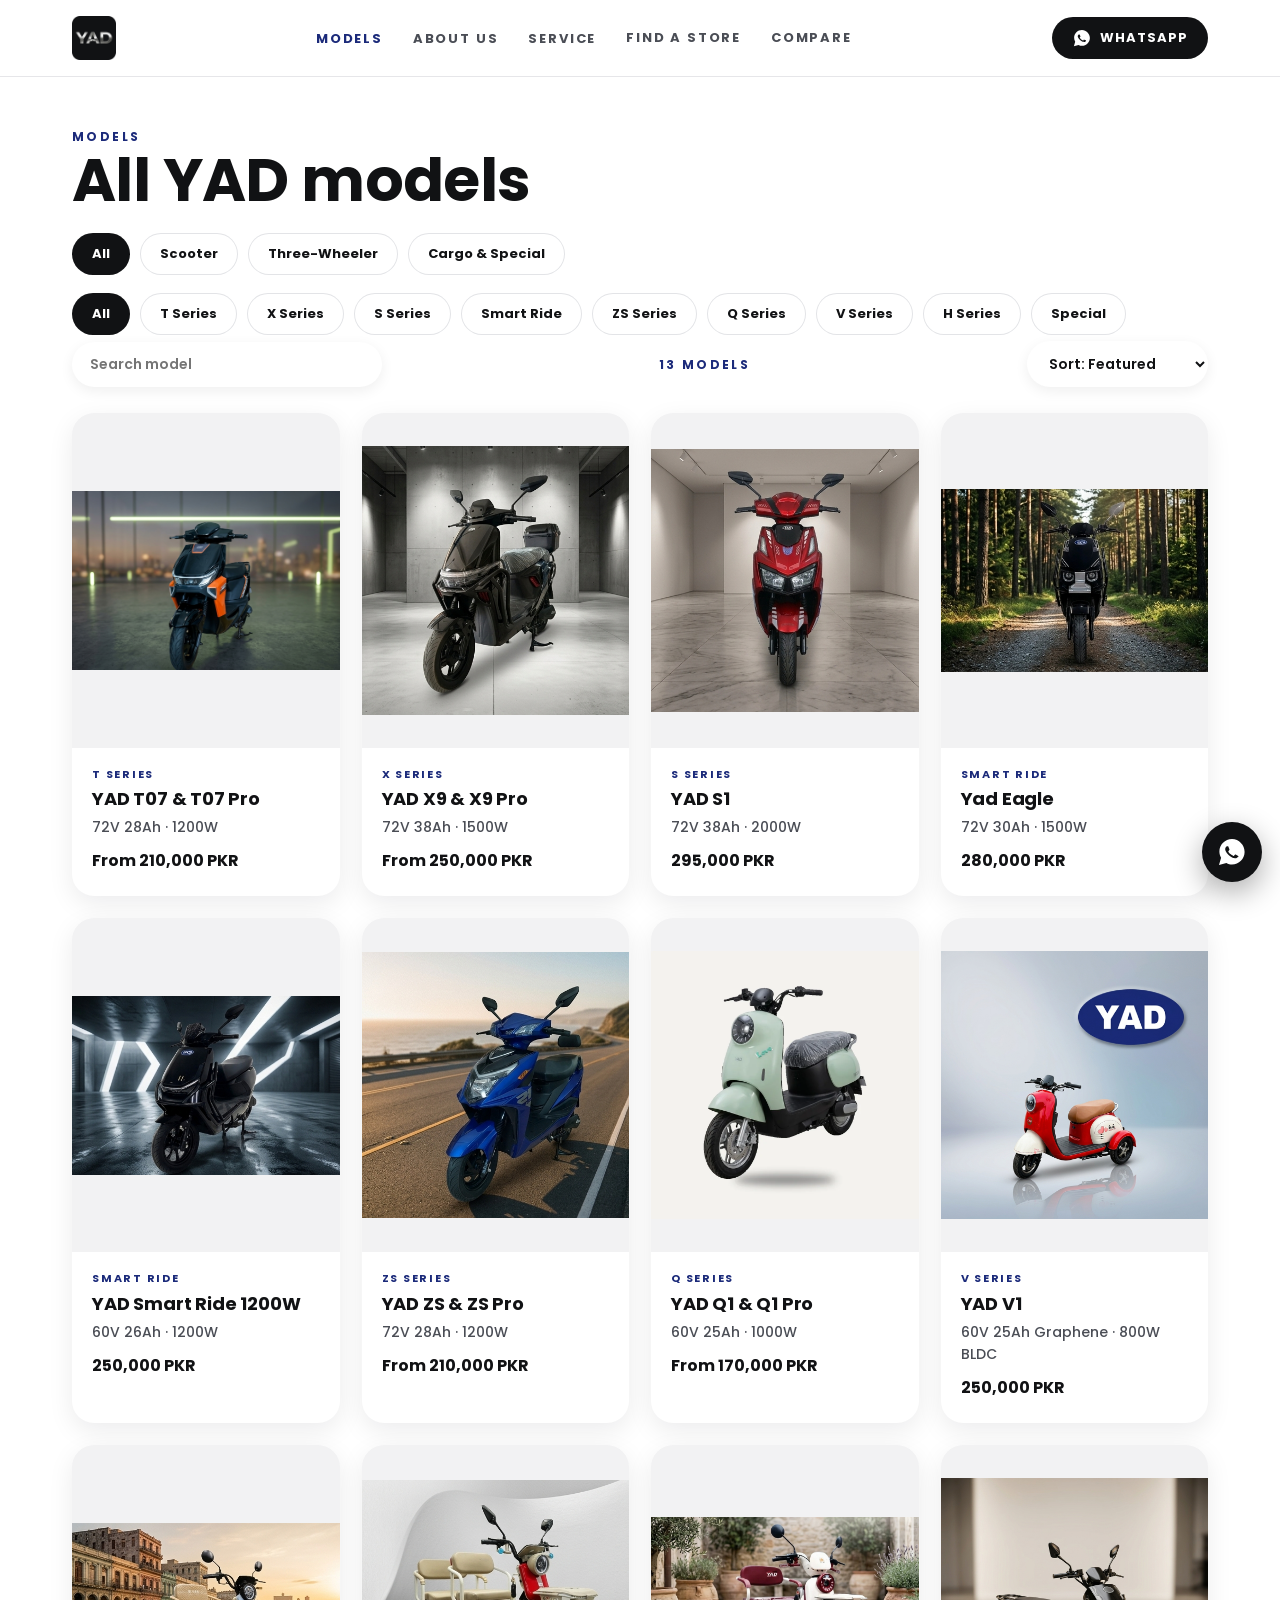
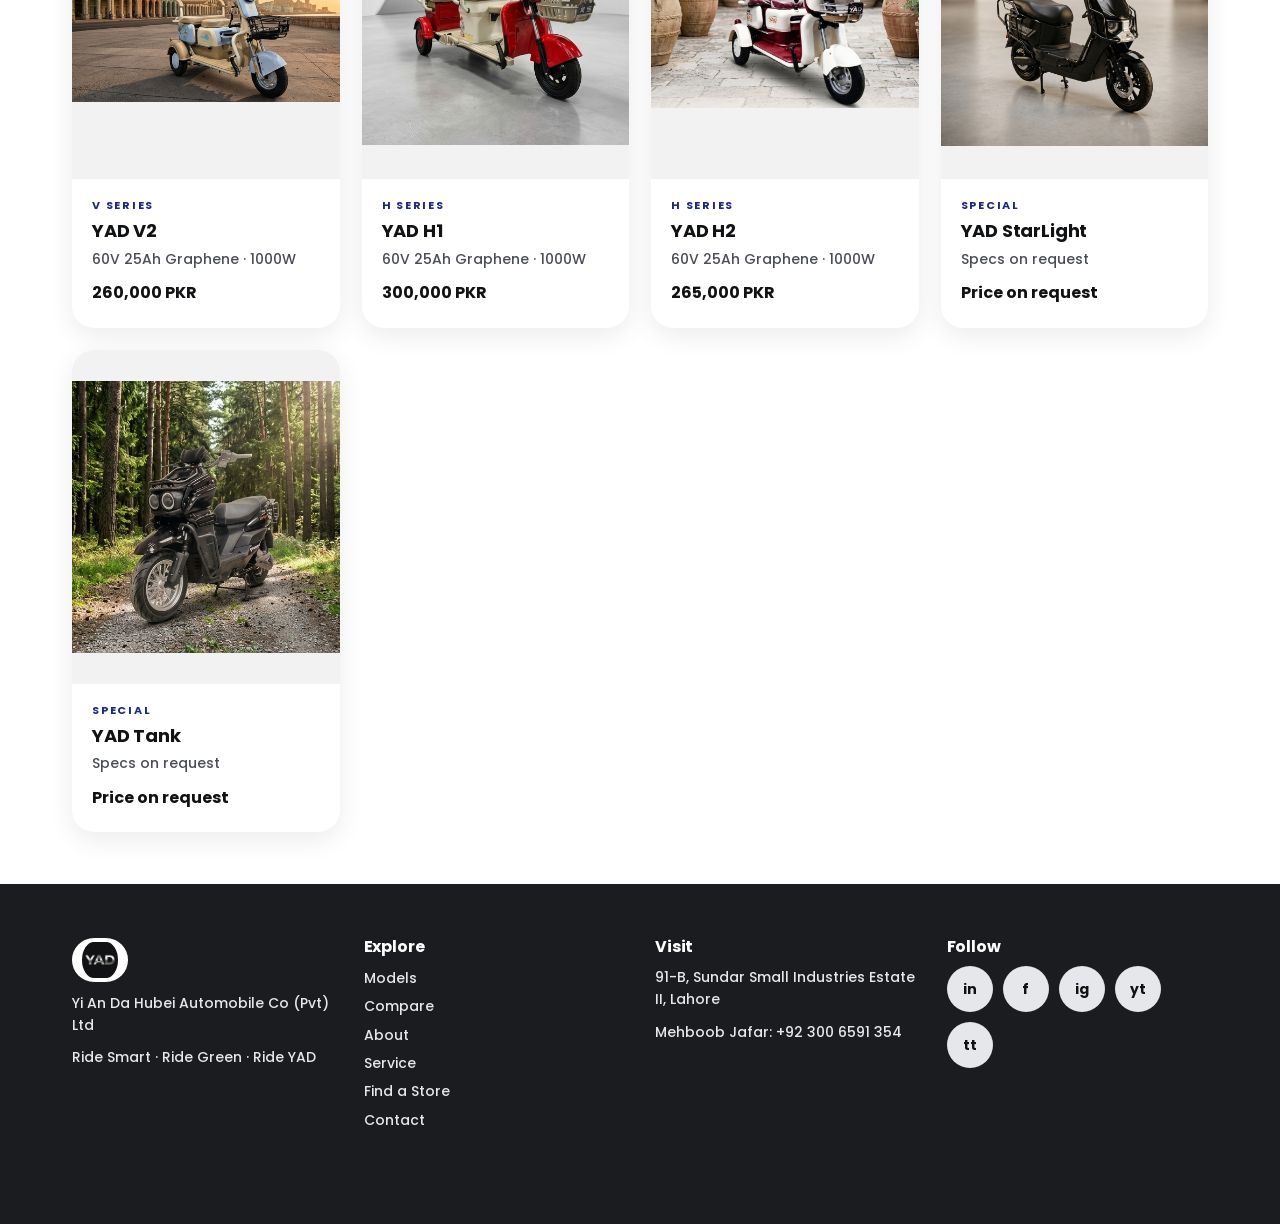
<file: shop.html>
<!DOCTYPE html><html lang="en"><head><meta charset="utf-8"><meta name="viewport" content="width=device-width, initial-scale=1">
<title>All Models | YAD Electric Scooters & Three-Wheelers</title><meta name="description" content="All YAD electric scooters, three-wheelers and cargo models with prices, battery and motor specifications."><meta name="keywords" content="YAD electric scooter Pakistan, YAD Electric Vehicles Lahore, electric scooter price in Pakistan, electric bike Lahore, YAD T07, YAD X9, YAD S1, electric three wheeler Pakistan, graphene battery scooter, Yi An Da Hubei Automobile"><meta name="robots" content="index, follow, max-image-preview:large"><meta name="author" content="YAD Electric Vehicles"><link rel="canonical" href="https://www.yadebikes.com/shop.html">
<!-- DRAFT: Google Search Console verification. Replace the content value below with the code from Search Console (HTML tag method), then re-upload. -->
<meta name="google-site-verification" content="DRAFT-PASTE-YOUR-SEARCH-CONSOLE-VERIFICATION-CODE-HERE">
<meta property="og:type" content="website"><meta property="og:site_name" content="YAD Electric Vehicles"><meta property="og:title" content="All Models | YAD Electric Scooters & Three-Wheelers"><meta property="og:description" content="All YAD electric scooters, three-wheelers and cargo models with prices, battery and motor specifications."><meta property="og:url" content="https://www.yadebikes.com/shop.html"><meta property="og:image" content="https://www.yadebikes.com/images/p/t07a.webp"><meta property="og:locale" content="en_PK">
<meta name="twitter:card" content="summary_large_image"><meta name="twitter:title" content="All Models | YAD Electric Scooters & Three-Wheelers"><meta name="twitter:description" content="All YAD electric scooters, three-wheelers and cargo models with prices, battery and motor specifications."><meta name="twitter:image" content="https://www.yadebikes.com/images/p/t07a.webp">
<meta name="geo.region" content="PK-PB"><meta name="geo.placename" content="Lahore"><meta name="theme-color" content="#f4f4f5"><meta name="format-detection" content="telephone=no">
<link rel="icon" href="favicon.svg" type="image/svg+xml"><link rel="preconnect" href="https://fonts.googleapis.com"><link href="https://fonts.googleapis.com/css2?family=Poppins:wght@500;600;700&display=swap" rel="stylesheet"><link rel="stylesheet" href="css/style.css">
<script type="application/ld+json">{"@context": "https://schema.org", "@type": "Organization", "name": "YAD Electric Vehicles", "legalName": "Yi An Da Hubei Automobile Co (Pvt) Ltd", "url": "https://www.yadebikes.com", "logo": "https://www.yadebikes.com/images/logo.svg", "telephone": "+92 300 6591 354", "address": {"@type": "PostalAddress", "streetAddress": "91-B, Sundar Small Industries Estate II", "addressLocality": "Lahore", "addressCountry": "PK"}}</script></head><body data-page="shop"><div id="hdr"></div><main><section class="sec"><div class="wrap"><div class="tag">Models</div><h1 style="font-size:clamp(34px,5vw,60px)">All YAD models</h1><div class="chips" id="chips"></div><div class="chips" id="schips"></div><div class="tools"><input id="fsearch" type="search" placeholder="Search model"><span id="cnt" class="tag"></span><select id="fsort"><option value="0">Sort: Featured</option><option value="1">Price: low to high</option><option value="2">Price: high to low</option></select></div><div class="grid" id="pgrid"></div></div></section></main><div id="ftr"></div><script src="js/data.js"></script><script src="js/app.js"></script></body></html>
</file>
<file: css/style.css>
:root{--bg:#f4f4f5;--card:#fff;--ink:#111214;--mut:#43464d;--g1:#ececee;--g2:#dcdde1;--dk:#1b1c20;--h:'Playfair Display',Georgia,'Times New Roman',serif;--b:'Montserrat','Helvetica Neue',Arial,sans-serif;box-sizing:border-box;padding-top:env(safe-area-inset-top,0px);padding-bottom:env(safe-area-inset-bottom,0px)}
*,*::before,*::after{box-sizing:border-box;margin:0;min-width:0}
html{scroll-behavior:smooth}
body{background:var(--bg);color:var(--ink);font-family:var(--b);font-weight:500;font-size:16px;line-height:1.7;overflow-x:hidden}
body.lock{overflow:hidden}
img{max-width:100%;display:block}a{color:inherit}
h1,h2,h3,h4{font-family:var(--h);font-style:italic;font-weight:700;line-height:1.12;overflow-wrap:anywhere;color:var(--ink)}
h1{font-size:clamp(36px,6vw,78px)}h2{font-size:clamp(28px,4vw,50px);margin-bottom:14px}h3{font-size:22px}
p{color:var(--mut);max-width:62ch;margin:14px 0}
.wrap{max-width:1200px;margin:0 auto;padding:0 clamp(16px,4vw,32px)}
.sec{padding:clamp(48px,8vw,96px) 0}.alt{background:#fff}
.tag{font-size:12px;letter-spacing:.2em;text-transform:uppercase;font-weight:700;color:var(--mut)}
.btn{display:inline-flex;align-items:center;justify-content:center;gap:10px;background:var(--dk);color:#fff;padding:14px 28px;border-radius:50px;font:700 13px var(--b);letter-spacing:.09em;text-transform:uppercase;text-decoration:none;border:0;cursor:pointer;transition:transform .25s,box-shadow .25s;margin:6px 10px 6px 0}
.btn:hover{transform:translateY(-3px);box-shadow:0 12px 28px #0003}.btn.g{background:var(--g2);color:var(--ink)}.btn svg,.fab svg,.wab svg{width:20px;height:20px;fill:currentColor;flex:none}
.hd{position:sticky;top:0;z-index:50;background:#fffffff0;backdrop-filter:blur(12px)}
.hd .wrap{display:flex;align-items:center;justify-content:space-between;gap:16px;height:76px}
.brand img{height:44px;width:auto}
.dn{display:none;gap:34px}.dn a{text-decoration:none;font-weight:700;font-size:13px;letter-spacing:.14em;text-transform:uppercase;color:var(--mut)}.dn a.on,.dn a:hover{color:var(--ink)}
.acts{display:flex;align-items:center;gap:12px}
.cartb{display:inline-flex;align-items:center;gap:8px;background:var(--dk);color:#fff;padding:10px 18px;border-radius:40px;text-decoration:none;font-weight:700;font-size:13px}.cartb b{background:#fff;color:var(--ink);border-radius:20px;min-width:22px;text-align:center;padding:0 6px;font-size:12px}
.bur{width:46px;height:46px;border-radius:50%;background:var(--g1);border:0;cursor:pointer;display:flex;flex-direction:column;align-items:center;justify-content:center;gap:5px}.bur i{width:20px;height:2.5px;background:var(--ink);border-radius:2px;display:block}
@media(min-width:900px){.dn{display:flex}.bur{display:none}}
.ovl{position:fixed;inset:0;background:#0007;z-index:60;opacity:0;pointer-events:none;transition:opacity .3s}.ovl.open{opacity:1;pointer-events:auto}
.drw{position:fixed;top:0;right:0;bottom:0;width:min(86vw,340px);background:#fff;z-index:61;transform:translateX(105%);transition:transform .4s cubic-bezier(.2,.8,.2,1);padding:24px 28px;display:flex;flex-direction:column;gap:4px;overflow-y:auto}.drw.open{transform:none}
.drw a.l{font-family:var(--h);font-style:italic;font-weight:700;font-size:32px;text-decoration:none;padding:8px 0}.drw .x{align-self:flex-end;background:var(--g1);border:0;width:44px;height:44px;border-radius:50%;font-size:20px;cursor:pointer;margin-bottom:10px}
.hero{padding:clamp(36px,6vw,80px) 0}.hero .wrap{display:grid;gap:36px;align-items:center}
@media(min-width:900px){.hero .wrap{grid-template-columns:minmax(0,1fr) minmax(0,1fr)}}
.hslide{position:relative;aspect-ratio:4/5;border-radius:30px;overflow:hidden;background:var(--g1);box-shadow:0 30px 70px #0002;transition:transform .2s;transform-style:preserve-3d}
.hslide img{position:absolute;inset:0;width:100%;height:100%;object-fit:cover;opacity:0;transition:opacity 1.2s}.hslide img.on{opacity:1}
.hd2{display:flex;gap:8px;margin-top:16px}.hd2 i{width:28px;height:8px;border-radius:8px;background:var(--g2);transition:all .3s}.hd2 i.on{background:var(--ink);width:46px}
.grid{display:grid;grid-template-columns:repeat(auto-fill,minmax(min(100%,250px),1fr));gap:22px;margin-top:26px}
.pc{background:var(--card);border-radius:22px;overflow:hidden;text-decoration:none;display:flex;flex-direction:column;box-shadow:0 8px 26px #0001;transition:transform .35s,box-shadow .35s}
.pc:hover{transform:translateY(-8px);box-shadow:0 24px 50px #0002}
.pim{aspect-ratio:1/1;background:var(--g1);overflow:hidden}.pim img{width:100%;height:100%;object-fit:cover;transition:transform .6s}.pc:hover .pim img{transform:scale(1.06)}.pim.ct img{object-fit:contain}
.pin{padding:18px 20px 22px;display:flex;flex-direction:column;gap:4px}.pin .tg{font-size:11px;letter-spacing:.16em;text-transform:uppercase;font-weight:700;color:var(--mut)}.pin h3{margin:2px 0}.pin .mt{margin:0;font-size:14px}.pin .pr{font-size:17px;margin-top:6px}
.chips{display:flex;flex-wrap:wrap;gap:10px;margin:18px 0 6px}.chip{background:var(--g1);color:var(--ink);border:0;border-radius:50px;padding:11px 20px;font:700 13px var(--b);cursor:pointer;transition:background .2s}.chip.on,.chip:hover{background:var(--dk);color:#fff}
.tools{display:flex;flex-wrap:wrap;gap:12px;align-items:center;justify-content:space-between}.tools input,.tools select{background:#fff;border:0;border-radius:40px;padding:12px 18px;font:600 14px var(--b);color:var(--ink);box-shadow:0 4px 14px #0001;outline:none;max-width:100%}
.feat{display:grid;grid-template-columns:repeat(auto-fit,minmax(min(100%,230px),1fr));gap:20px;margin-top:26px}.feat div{background:var(--bg);border-radius:22px;padding:28px}.feat b{font-family:var(--h);font-style:italic;font-size:44px;display:block;line-height:1}.feat h3{margin:10px 0 4px}.feat p{margin:0;font-size:15px}
.band{background:var(--dk);border-radius:28px;padding:clamp(24px,4vw,44px);display:grid;grid-template-columns:repeat(auto-fit,minmax(150px,1fr));gap:24px;color:#fff}.band b{display:block;font-family:var(--h);font-style:italic;font-size:clamp(28px,4vw,42px);color:#fff}.band span{color:#e6e7ea;font-size:13px;letter-spacing:.1em;text-transform:uppercase;font-weight:600}
.split{display:grid;gap:34px;align-items:center}@media(min-width:900px){.split{grid-template-columns:minmax(0,1fr) minmax(0,1fr)}}
.ph{border-radius:26px;overflow:hidden;background:var(--g1);aspect-ratio:4/3}.ph img{width:100%;height:100%;object-fit:cover}
.gal4{display:grid;grid-template-columns:repeat(auto-fit,minmax(min(100%,240px),1fr));gap:18px;margin-top:24px}.gal4 .ph{aspect-ratio:4/5}
.crumb{font-size:13px;font-weight:600;color:var(--mut)}.crumb a{text-decoration:none}
.det{display:grid;gap:34px;padding:34px 0 60px}@media(min-width:900px){.det{grid-template-columns:minmax(0,1.1fr) minmax(0,1fr);align-items:start}}
.gm{aspect-ratio:1/1;background:var(--g1);border-radius:28px;overflow:hidden;box-shadow:0 26px 60px #0002}.gm img{width:100%;height:100%;object-fit:contain;transition:transform .2s}
.th{display:flex;flex-wrap:wrap;gap:10px;margin-top:14px}.th img{width:78px;height:78px;object-fit:cover;border-radius:14px;cursor:pointer;opacity:.5;background:var(--g1);transition:opacity .2s}.th img.on,.th img:hover{opacity:1}
.big{font-family:var(--h);font-style:italic;font-weight:700;font-size:clamp(32px,4vw,46px);margin:14px 0}
.sp div{display:flex;justify-content:space-between;gap:16px;padding:14px 18px;border-radius:14px;font-weight:600}.sp div:nth-child(odd){background:var(--g1)}.sp span:first-child{color:var(--mut)}.sp span:last-child{text-align:right;font-weight:700}
.qty{display:inline-flex;align-items:center;background:var(--g1);border-radius:40px;margin:6px 14px 6px 0}.qty button{width:46px;height:46px;border:0;background:none;font-size:22px;cursor:pointer}.qty input{width:44px;text-align:center;border:0;background:none;font:700 16px var(--b);outline:none}
.card{background:#fff;border-radius:24px;padding:26px;box-shadow:0 8px 26px #0001;margin-bottom:18px}
.two{display:grid;gap:26px}@media(min-width:900px){.two{grid-template-columns:minmax(0,.9fr) minmax(0,1.1fr);align-items:start}}
.card .btn{padding:11px 18px;font-size:12px;margin:4px 8px 4px 0}
.fm label{display:block;font-size:12px;letter-spacing:.14em;text-transform:uppercase;font-weight:700;color:var(--mut);margin:14px 0 6px}
.fm input,.fm select,.fm textarea{width:100%;background:var(--g1);color:var(--ink);border:0;border-radius:14px;padding:15px 16px;font:600 15px var(--b);outline:none;transition:box-shadow .2s}.fm input:focus,.fm select:focus,.fm textarea:focus{box-shadow:0 0 0 2px var(--dk);background:#fff}
.fm .row{display:grid;gap:0 16px}@media(min-width:600px){.fm .row{grid-template-columns:1fr 1fr}}
.note{font-size:13px;margin:10px 0}
.ci{display:grid;grid-template-columns:76px minmax(0,1fr) auto;gap:14px;align-items:center;padding:14px 0}.ci img{width:76px;height:76px;object-fit:cover;border-radius:14px;background:var(--g1)}.ci h4{font-size:18px}.ci small{color:var(--mut);font-weight:600}
.ci .rm{background:none;border:0;cursor:pointer;font:700 12px var(--b);color:var(--mut);text-decoration:underline;padding:0}
.tot{display:flex;justify-content:space-between;font-weight:700;font-size:20px;padding:14px 0}
.soc{display:flex;flex-wrap:wrap;gap:10px;margin-top:10px}.soc a{width:46px;height:46px;border-radius:50%;background:var(--g2);display:flex;align-items:center;justify-content:center;text-decoration:none;font-weight:700;font-size:14px;transition:background .2s,color .2s}.soc a:hover{background:var(--dk);color:#fff}
footer{background:var(--dk);color:#fff;padding:54px 0 90px}footer .wrap{display:grid;grid-template-columns:repeat(auto-fit,minmax(min(100%,230px),1fr));gap:30px}footer p,footer a{color:#e6e7ea;font-size:14px}footer h4{color:#fff;margin-bottom:8px}footer a{display:block;text-decoration:none;padding:3px 0}footer .soc a{display:flex;color:#111;background:#e6e7ea}footer img{height:44px;background:#fff;border-radius:50px;padding:4px 10px}
.fab{position:fixed;right:18px;bottom:calc(18px + env(safe-area-inset-bottom,0px));z-index:45;width:60px;height:60px;border-radius:50%;background:var(--dk);color:#fff;display:flex;align-items:center;justify-content:center;box-shadow:0 10px 30px #0005;transition:transform .25s}.fab:hover{transform:scale(1.1)}.fab svg{width:32px;height:32px}
.toast{position:fixed;left:50%;bottom:calc(96px + env(safe-area-inset-bottom,0px));transform:translate(-50%,30px);background:var(--dk);color:#fff;padding:12px 22px;border-radius:40px;font-weight:700;font-size:14px;opacity:0;transition:all .4s;z-index:70;pointer-events:none;max-width:90vw}.toast.on{opacity:1;transform:translate(-50%,0)}
.rv{opacity:0;transform:translateY(32px);transition:opacity .9s,transform .9s}.rv.in{opacity:1;transform:none}
#intro{position:fixed;inset:0;z-index:999;background:#f4f4f5;display:flex;flex-direction:column;align-items:center;justify-content:center;gap:18px;transition:opacity 1s;padding:20px;overflow:hidden}#intro.gone{opacity:0;pointer-events:none}
#frame{position:relative;width:min(70vw,360px,calc((100vh - 200px)*.669));aspect-ratio:535/800}#frame i{position:absolute;display:block;background-repeat:no-repeat;will-change:transform}
#itx{text-align:center;opacity:0;transform:translateY(14px);transition:all .9s}#itx.on{opacity:1;transform:none}#itx img{height:46px;margin:0 auto 8px}#itx h2{font-size:clamp(22px,4vw,36px);margin:0}
#sk{position:absolute;top:calc(16px + env(safe-area-inset-top,0px));right:16px;background:var(--g2);border:0;border-radius:40px;padding:10px 20px;font:700 12px var(--b);letter-spacing:.14em;text-transform:uppercase;cursor:pointer}
:root{--off:#f3f2ee}
.pim{background:var(--off);position:relative;display:flex;align-items:center;justify-content:center}
.pim img{width:88%;height:88%;object-fit:contain;position:relative;z-index:1;transition:transform .6s}
.pim::after{content:"";position:absolute;left:16%;right:16%;bottom:8%;height:8%;background:radial-gradient(ellipse at center,#0000003a,#0000 70%)}
.pc:hover .pim img{transform:translateY(-8px) scale(1.05)}
.pim.p2 img{width:100%;height:100%;object-fit:cover}.pim.p2::after{display:none}
.v3{position:relative;background:var(--off);overflow:hidden}.v3 img.fb{position:absolute;inset:6%;width:88%;height:88%;object-fit:contain}.v3.ok img.fb{display:none}
.stage{border-radius:32px;aspect-ratio:6/5;width:100%;box-shadow:0 30px 70px #0002}
.hint{position:absolute;left:0;right:0;bottom:12px;text-align:center;font-size:11px;letter-spacing:.16em;text-transform:uppercase;font-weight:700;color:var(--mut);pointer-events:none;z-index:2}
.cap{display:flex;flex-wrap:wrap;align-items:center;justify-content:space-between;gap:14px;margin-top:18px}.cap h3{margin:0}.cap b{display:block}.cap .ar{margin:0}
.ar{display:flex;gap:10px}.ar button{width:48px;height:48px;border-radius:50%;background:var(--g2);border:0;font-size:22px;cursor:pointer;transition:background .2s,color .2s}.ar button:hover{background:var(--dk);color:#fff}
.hd2{display:flex;gap:8px;margin-top:14px}.hd2 i{width:26px;height:8px;border-radius:8px;background:var(--g2);transition:all .3s}.hd2 i.on{background:var(--dk);width:44px}
.wab{display:inline-flex;align-items:center;gap:8px;background:var(--dk);color:#fff;padding:11px 20px;border-radius:40px;text-decoration:none;font-weight:700;font-size:13px;letter-spacing:.08em;text-transform:uppercase}.wab span{display:none}@media(min-width:600px){.wab span{display:inline}}@media(max-width:599px){.wab{padding:0;width:46px;height:46px;justify-content:center}}
.story{display:grid;gap:24px}.story .sticky{position:sticky;top:84px;z-index:5;align-self:start}
@media(min-width:900px){.story{grid-template-columns:minmax(0,1.1fr) minmax(0,1fr);gap:50px}.story .sticky{top:100px}}
.step{min-height:55vh;display:flex;flex-direction:column;justify-content:center;opacity:.35;transition:opacity .5s}.step.act{opacity:1}.step b{font-family:var(--h);font-style:italic;font-size:56px;line-height:1}
@media(min-width:900px){.step{min-height:70vh}}
@media(max-width:899px){.story .stage{aspect-ratio:16/11}.story .sticky{background:var(--bg);padding:8px 0}}
.gm{position:relative}.gm.v3{aspect-ratio:1/1}
.th img{background:var(--off)}
.istage{position:absolute;inset:0}#intro{background:var(--off)}
#itx{position:absolute;left:0;right:0;bottom:calc(8vh + env(safe-area-inset-bottom,0px));z-index:3}
.annc{background:var(--dk);color:#fff;text-align:center;font-size:13px;font-weight:600;padding:9px 16px}.annc a{color:#fff}
.cmpw{display:grid;gap:28px;align-items:center;margin-top:22px}@media(min-width:900px){.cmpw{grid-template-columns:minmax(0,1fr) minmax(0,1fr)}}
.cmpi{aspect-ratio:1/1;border-radius:28px;background:var(--off);display:flex;align-items:center;justify-content:center;padding:6%}.cmpi img{width:100%;height:100%;object-fit:contain}
.calc{background:#fff;border-radius:28px;padding:clamp(20px,4vw,40px);box-shadow:0 10px 30px #0001;display:grid;gap:28px;margin-top:22px}@media(min-width:900px){.calc{grid-template-columns:1fr 1fr}}
.calc input[type=range]{width:100%;accent-color:#1b1c20;padding:0;background:none}
.res{display:grid;gap:12px;align-content:start}.res div{background:var(--bg);border-radius:18px;padding:16px 20px;display:flex;justify-content:space-between;gap:12px;align-items:center;font-weight:600}.res b{font-family:var(--h);font-style:italic;font-size:26px}.res .hi{background:var(--dk);color:#fff}.res .hi b{color:#fff}
details{background:#fff;border-radius:18px;padding:18px 22px;margin:12px 0;box-shadow:0 6px 20px #0001}summary{cursor:pointer;font-weight:700;list-style:none;display:flex;justify-content:space-between;gap:12px}summary::-webkit-details-marker{display:none}summary::after{content:"+";font-size:22px;line-height:1}details[open] summary::after{content:"–"}details p{margin:10px 0 0}
.cta{background:var(--dk);border-radius:30px;padding:clamp(28px,5vw,56px);color:#fff;display:grid;gap:18px}.cta h2,.cta p{color:#fff}.cta .btn{background:#fff;color:var(--ink)}
.hl{display:flex;flex-wrap:wrap;gap:8px;margin:12px 0}.hl span{background:var(--g1);border-radius:40px;padding:6px 14px;font-size:13px;font-weight:700}
.nf{padding:80px 0;text-align:center}
.res b{white-space:nowrap;font-size:22px}.res div span{min-width:0}
@media(min-width:1100px){.dn{display:flex;gap:30px}.bur{display:none}}@media(max-width:1099px){.dn{display:none}.bur{display:flex}}
.dn{align-items:center}.dd{position:relative;padding:26px 0}.dd .mega{display:none;position:absolute;top:100%;left:-24px;background:#fff;border-radius:20px;box-shadow:0 24px 60px #0003;padding:20px 26px;min-width:230px;z-index:70;flex-direction:column;gap:2px}.dd .mega.big{display:none;grid-template-columns:repeat(3,minmax(150px,1fr));gap:30px;min-width:560px}
.dd:hover .mega,.dd:focus-within .mega{display:flex}.dd:hover .mega.big,.dd:focus-within .mega.big{display:grid}
.mega a{text-decoration:none;color:var(--ink);font-weight:600;font-size:14px;padding:6px 0;letter-spacing:0;text-transform:none}.mega a:hover{color:var(--mut)}.mega h5{font-size:11px;letter-spacing:.16em;text-transform:uppercase;color:var(--mut);margin:0 0 6px}
.dn a{white-space:nowrap}
.drw details{border-bottom:0}.drw summary{cursor:pointer;list-style:none}.drw summary::-webkit-details-marker{display:none}.drw details a,.drw details h5{display:block;font-weight:600;font-size:16px;text-decoration:none;padding:6px 0 6px 12px;color:var(--ink)}.drw details h5{font-size:11px;letter-spacing:.16em;text-transform:uppercase;color:var(--mut);margin-top:10px}
.phero{padding:26px 0 10px}.ptitle{font-size:clamp(44px,9vw,120px);line-height:1;margin:6px 0 4px}.tagl{font-size:13px;letter-spacing:.24em;font-weight:700;color:var(--mut);margin-bottom:6px}
.pst{width:100%;aspect-ratio:16/9;margin:18px 0 0;border-radius:32px}@media(max-width:700px){.pst{aspect-ratio:1/1}}
.stats3{display:grid;grid-template-columns:repeat(auto-fit,minmax(150px,1fr));gap:14px;margin:22px 0}.stats3 div{background:#fff;border-radius:22px;padding:20px 22px;box-shadow:0 8px 26px #0001}.stats3 b{display:block;font-family:var(--h);font-style:italic;font-size:clamp(22px,3vw,34px);line-height:1.1;overflow-wrap:anywhere}.stats3 span{font-size:11px;letter-spacing:.16em;text-transform:uppercase;font-weight:700;color:var(--mut)}
.pcta{padding-bottom:30px}.sp.wide{max-width:760px}
.calc{display:grid;gap:28px}@media(min-width:900px){.calc{grid-template-columns:minmax(0,1fr) minmax(0,1fr);gap:50px}}
.calc label{display:block;font-size:12px;letter-spacing:.12em;text-transform:uppercase;font-weight:700;color:var(--mut);margin:14px 0 6px}.calc select,.calc input[type=number]{width:100%;background:var(--g1);border:0;border-radius:14px;padding:13px 14px;font:600 15px var(--b);color:var(--ink)}.calc input[type=range]{width:100%;accent-color:#1b1c20}
.kvs{display:grid;grid-template-columns:1fr 1fr;gap:0 14px}.cr{background:var(--dk);border-radius:28px;padding:clamp(22px,3vw,36px);color:#fff}.cr .row3{display:grid;grid-template-columns:1fr 1fr;gap:16px}.cr span{display:block;font-size:11px;letter-spacing:.14em;text-transform:uppercase;color:#e6e7ea;font-weight:700}.cr b{display:block;font-family:var(--h);font-style:italic;font-size:clamp(20px,3vw,30px);color:#fff;overflow-wrap:anywhere}.cr .save{background:#fff;border-radius:20px;padding:20px;margin:18px 0}.cr .save span{color:var(--mut)}.cr .save b{color:var(--ink);font-size:clamp(26px,4vw,40px)}.cr .note{color:#e6e7ea}.cr .btn{background:#fff;color:var(--ink)}
#csel{display:grid;gap:12px;grid-template-columns:repeat(auto-fit,minmax(min(100%,220px),1fr));margin:20px 0}#csel select{background:#fff;border:0;border-radius:40px;padding:14px 18px;font:600 14px var(--b);box-shadow:0 4px 14px #0001}
.cg{display:grid;gap:10px;align-items:center;overflow-x:auto}.ch{text-align:center}.ch img{width:100%;max-width:220px;margin:0 auto;border-radius:20px}.rl{font-size:12px;letter-spacing:.12em;text-transform:uppercase;font-weight:700;color:var(--mut);padding:14px 0}.rv2{padding:14px 10px;background:#fff;border-radius:12px;font-weight:700;text-align:center;overflow-wrap:anywhere}
@media(max-width:700px){.cg{grid-template-columns:90px repeat(var(--n,2),minmax(120px,1fr))!important}}
.faq details{background:#fff;border-radius:18px;padding:18px 22px;margin-bottom:12px;box-shadow:0 6px 20px #0001}.faq summary{cursor:pointer;font-weight:700;list-style:none}.faq summary::-webkit-details-marker{display:none}.faq summary::after{content:"+";float:right;font-size:22px}.faq details[open] summary::after{content:"–"}.faq p{margin:10px 0 0}
.sec{padding:clamp(30px,4.5vw,60px) 0}.sec h2{margin-bottom:10px}p{margin:10px 0}
.hero2{background:linear-gradient(115deg,#e4e5e9 0%,#f6f6f7 55%,#ececef 100%);position:relative;overflow:hidden;padding:clamp(20px,3vw,40px) 0}
.hero2::before{content:"YAD";position:absolute;right:-3%;bottom:-8%;font:italic 700 clamp(180px,34vw,520px)/1 var(--h);color:#0000000b;pointer-events:none}
.hgrid{display:grid;gap:24px;align-items:center;position:relative}@media(min-width:900px){.hgrid{grid-template-columns:minmax(0,.9fr) minmax(0,1.1fr);min-height:calc(100vh - 160px)}}
.hero2 h1{font-size:clamp(40px,6.4vw,92px)}.hstats{display:flex;flex-wrap:wrap;gap:26px;margin-top:22px}.hstats b{display:block;font-family:var(--h);font-style:italic;font-size:28px}.hstats span{font-size:11px;letter-spacing:.14em;text-transform:uppercase;font-weight:700;color:var(--mut)}
.hst .stage{aspect-ratio:1/1;max-height:70vh;background:transparent;box-shadow:none}@media(min-width:900px){.hst .stage{aspect-ratio:6/5}}
.expl{background:#fff}.tabs{display:flex;gap:10px;overflow-x:auto;padding:6px 0 14px;scrollbar-width:none}.tabs::-webkit-scrollbar{display:none}.tabs .chip{flex:none}
.xp{display:grid;gap:24px;align-items:center}@media(min-width:900px){.xp{grid-template-columns:minmax(0,1.15fr) minmax(0,1fr)}}
.xp .stage{aspect-ratio:1/1;background:var(--off);border-radius:30px}@media(min-width:900px){.xp .stage{aspect-ratio:5/4}}
.xp h3{font-size:clamp(34px,5vw,60px);margin:6px 0}.xs{display:grid;grid-template-columns:repeat(3,minmax(0,1fr));gap:12px;margin:18px 0}.xs div{background:var(--g1);border-radius:18px;padding:16px}.xs b{display:block;font-family:var(--h);font-style:italic;font-size:clamp(18px,2.4vw,26px);overflow-wrap:anywhere}.xs span{font-size:10px;letter-spacing:.14em;text-transform:uppercase;font-weight:700;color:var(--mut)}
.dtl,.stories{display:grid;gap:18px;grid-template-columns:repeat(auto-fit,minmax(min(100%,280px),1fr));margin-top:20px}.dc,.st{position:relative;border-radius:26px;overflow:hidden;display:block;text-decoration:none;color:#fff;aspect-ratio:4/3;background:#111}.dc img,.st img{width:100%;height:100%;object-fit:cover;display:block;transition:transform .6s}.dc:hover img,.st:hover img{transform:scale(1.06)}.dc div,.st div{position:absolute;left:0;right:0;bottom:0;padding:70px 22px 20px;background:linear-gradient(transparent,#000c)}.dc h3,.st h3{color:#fff;margin:0}.dc p,.st p{color:#eee;margin:4px 0 0}
.spt{display:grid;gap:8px}.spt>div{padding:13px 16px;border-radius:12px;font-weight:600;overflow-wrap:anywhere}.spt .k{color:var(--mut);background:none;padding-left:4px}.spt .v{background:#fff;font-weight:700}.spt .h{background:var(--dk);color:#fff;font-weight:700}
.sw2{display:flex;flex-wrap:wrap;gap:12px}.sw2 span{display:inline-flex;align-items:center;gap:8px;font-weight:600;font-size:14px}.sw2 i{width:26px;height:26px;border-radius:50%;box-shadow:0 0 0 2px #fff,0 0 0 3px #bbb}
.crumb{padding-top:14px}.phero{padding:10px 0 0}.pst{margin:12px 0 0}
:root{--h:'Poppins','Segoe UI',Helvetica,Arial,sans-serif;--b:'Poppins','Segoe UI',Helvetica,Arial,sans-serif;--bg:#fff;--g1:#f2f2f3;--g2:#e3e4e7;--ink:#111214;--mut:#4a4d55;--dk:#111214;--acc:#1b2a7a;--off:#f2f2f3}
*{font-style:normal!important}
body{background:#fff;font-family:var(--b);font-weight:500;line-height:1.6;letter-spacing:0}
h1,h2,h3,h4,.big,.ptitle2{font-family:var(--h);font-weight:700;letter-spacing:-.01em;line-height:1.15;overflow-wrap:break-word}
h1{font-size:clamp(30px,4.4vw,58px)}h2{font-size:clamp(24px,3.2vw,40px)}h3{font-size:20px}
.tag,.pin .tg,.tagl,.stats3 span,.xs span,.hstats span,.kv span{color:var(--acc);font-weight:700}
.pin .pr,.big,.cr .save b{color:var(--ink)}
.stats3 b,.xs b,.hstats b,.band b,.feat b,.cr b,.hstats b{font-family:var(--h);font-weight:700}
.alt{background:#f5f5f6}.expl{background:#fff}
.hd{background:#fff;box-shadow:0 1px 0 #e6e6e9}.dn a.on,.dn a:hover{color:var(--acc)}
.btn{box-shadow:none;font-weight:700}.btn:hover{box-shadow:0 10px 24px #11121433}.btn.g{background:#fff;color:var(--ink);box-shadow:inset 0 0 0 1px var(--g2)}
.hero2{background:#f5f5f6;padding:clamp(22px,3vw,44px) 0}.hero2::before{display:none}
.hgrid{min-height:0!important;display:grid;gap:26px;align-items:center}@media(min-width:900px){.hgrid{grid-template-columns:minmax(0,1fr) minmax(0,1fr)}}.hgrid>div{min-width:0}
.hero2 h1{font-size:clamp(30px,4.4vw,58px)}.hstats{display:flex;flex-wrap:wrap;gap:22px;margin-top:20px}.hstats b{display:block;font-size:24px;line-height:1.2}
.sv{overflow:hidden;border-radius:20px;background:var(--g1);aspect-ratio:1/1;max-height:78vh;box-shadow:0 14px 40px #11121414}
.st2{display:flex;height:100%;transition:transform .8s cubic-bezier(.65,0,.2,1)}.sld{flex:0 0 100%;height:100%;overflow:hidden}
.sld img{width:100%;height:100%;object-fit:contain;display:block;user-select:none}
.sbar{display:flex;align-items:center;justify-content:space-between;gap:12px;margin-top:14px}.sdots{display:flex;gap:8px}.sdots i{width:22px;height:6px;border-radius:6px;background:var(--g2);cursor:pointer;transition:all .35s}.sdots i.on{width:40px;background:var(--acc)}
.ar{display:flex;gap:10px}.ar button{width:44px;height:44px;border-radius:50%;background:#fff;border:0;font-size:22px;cursor:pointer;box-shadow:0 4px 14px #1112141a;transition:background .2s,color .2s}.ar button:hover{background:var(--ink);color:#fff}
.fadein{animation:fi .7s ease}@keyframes fi{from{opacity:0;transform:translateY(14px)}to{opacity:1;transform:none}}
.cap{margin-top:12px}.cap h3{margin:0 0 2px}.cap b{margin-right:10px}
.xp{display:grid;gap:26px;align-items:center}@media(min-width:900px){.xp{grid-template-columns:minmax(0,1fr) minmax(0,1fr)}}.xp>div{min-width:0}.xp h3{font-size:clamp(26px,3.4vw,42px);margin:6px 0}
.pgrid{display:grid;gap:26px;align-items:start;padding:12px 0 30px}@media(min-width:900px){.pgrid{grid-template-columns:minmax(0,1fr) minmax(0,1fr)}}.pgrid>div{min-width:0}
.ptitle2{font-size:clamp(28px,3.6vw,48px);margin:6px 0 4px}
.th{display:flex;flex-wrap:wrap;gap:10px;margin-top:12px}.th img{width:72px;height:72px;object-fit:contain;border-radius:12px;background:var(--g1);cursor:pointer;opacity:.55;transition:opacity .2s}.th img.on,.th img:hover{opacity:1;box-shadow:0 0 0 2px var(--acc)}
.pim{aspect-ratio:4/5;background:var(--g1)}.pim img{width:100%;height:100%;object-fit:contain;transition:transform .5s}.pim::after{display:none}.pc:hover .pim img{transform:scale(1.03)}
.pc{box-shadow:0 8px 26px #11121414}.pin h3{font-size:18px}.pin .pr{font-size:16px}
.stats3 div,.xs div,.kv div{background:#fff;box-shadow:0 6px 22px #11121412}.xs div{background:var(--g1);box-shadow:none}
.stats3 b{font-size:clamp(18px,2.2vw,26px);line-height:1.2}
.band{background:#fff;color:var(--ink);box-shadow:0 8px 28px #11121414}.band b{color:var(--ink);font-size:clamp(22px,3vw,34px)}.band span{color:var(--mut)}
.cr{background:#fff;color:var(--ink);box-shadow:0 14px 40px #11121418}.cr b{color:var(--ink);font-size:clamp(18px,2.4vw,26px)}.cr span{color:var(--mut)}.cr .save{background:var(--g1)}.cr .note{color:var(--mut)}.cr .btn{background:var(--ink);color:#fff}
.dc,.st{aspect-ratio:auto;background:#fff;color:var(--ink);box-shadow:0 8px 26px #11121414}.dc img,.st img{aspect-ratio:4/3;height:auto;object-fit:contain;background:var(--g1)}.dc div,.st div{position:static;background:none;padding:16px 20px 20px}.dc h3,.st h3{color:var(--ink)}.dc p,.st p{color:var(--mut)}
.chip{background:#fff;box-shadow:inset 0 0 0 1px var(--g2)}.chip.on,.chip:hover{background:var(--ink);color:#fff;box-shadow:none}
.ph img{object-fit:contain;background:var(--g1)}
.sec{padding:clamp(28px,4vw,54px) 0}
.sw2 i{box-shadow:0 0 0 2px #fff,0 0 0 3px #bbb}
footer{background:#1b1c20}
</file>
